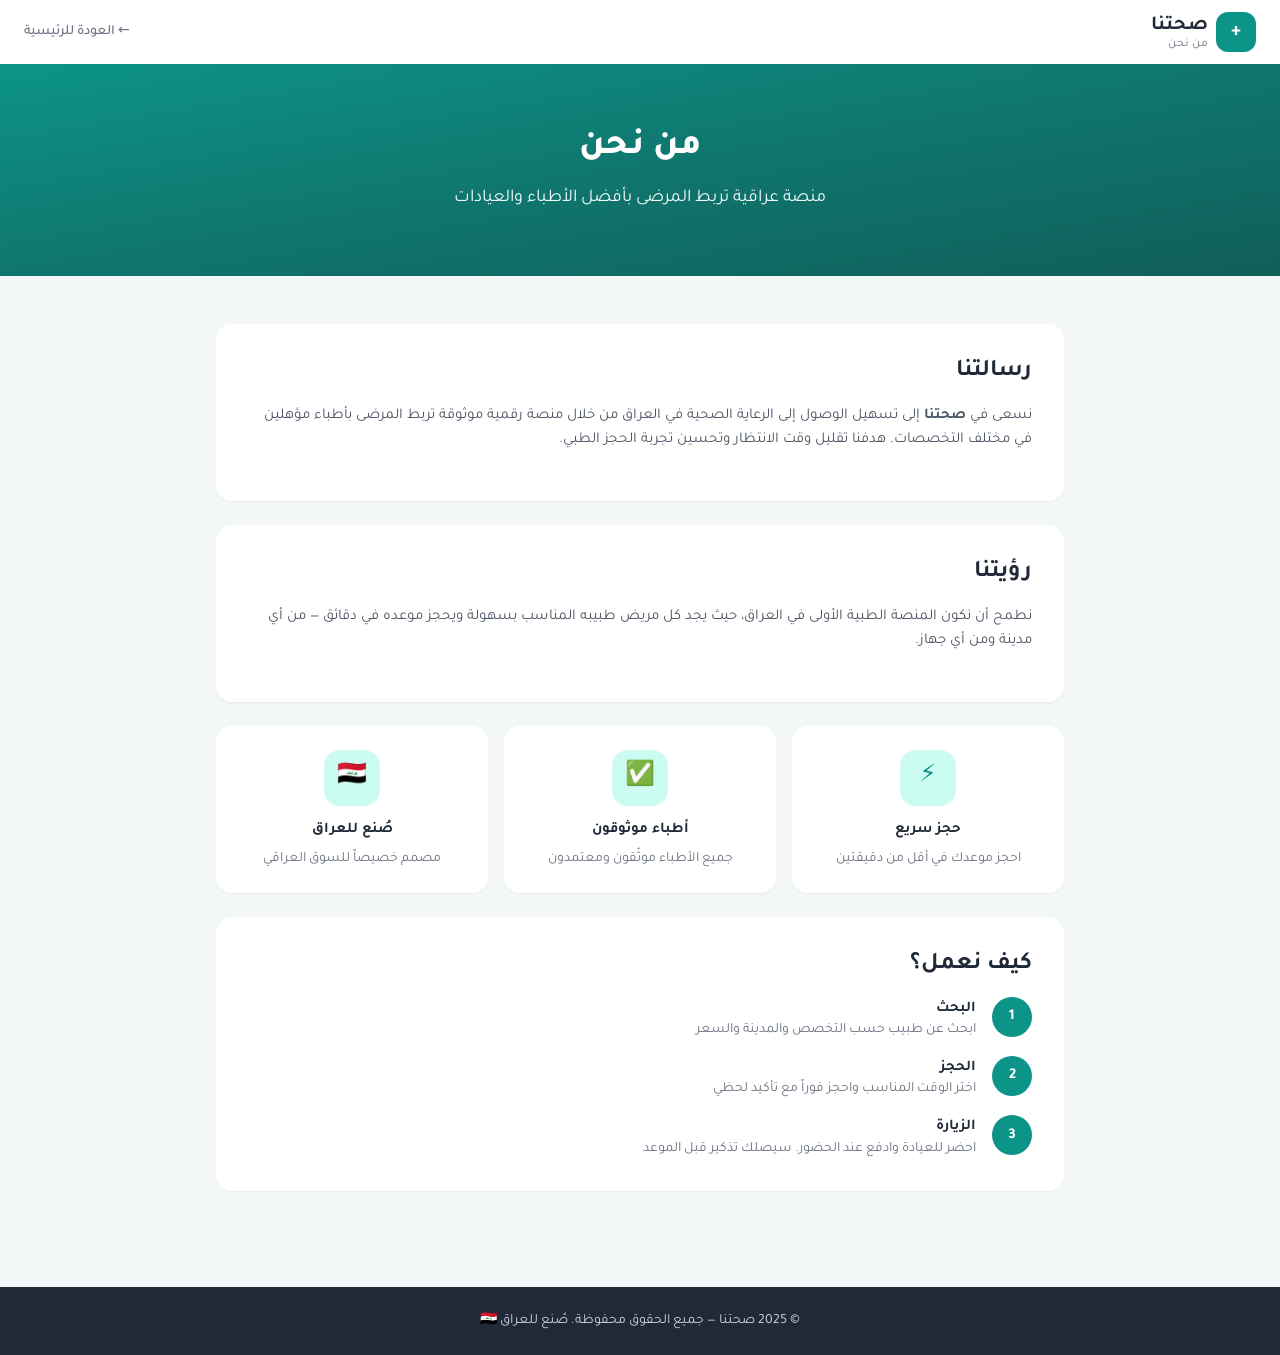
<file: about.html>
﻿<!DOCTYPE html>
<html lang="ar" dir="rtl">
<head>
  <meta charset="UTF-8" />
  <meta name="viewport" content="width=device-width, initial-scale=1.0" />
  <title>صحتنا - من نحن</title>
  <meta name="description" content="تعرف على منصة صحتنا، رسالتنا ورؤيتنا في تحسين الرعاية الصحية في العراق" />
  <link rel="stylesheet" href="css/tailwind.generated.css" />
  <link rel="preconnect" href="https://fonts.googleapis.com" />
  <link rel="preconnect" href="https://fonts.gstatic.com" crossorigin />
  <link href="https://fonts.googleapis.com/css2?family=Tajawal:wght@400;500;600;700;800;900&display=swap" rel="stylesheet" />
  <link rel="stylesheet" href="css/mobile.css" />
  <link rel="stylesheet" href="css/styles.css" />
  <link rel="icon" href="data:image/svg+xml,%3Csvg xmlns='http://www.w3.org/2000/svg' viewBox='0 0 100 100'%3E%3Crect width='100' height='100' rx='20' fill='%230d9488'/%3E%3Ctext x='50' y='68' font-size='60' text-anchor='middle' fill='white' font-family='Arial'%3E+%3C/text%3E%3C/svg%3E" />
  <link rel="manifest" href="manifest.json" />
  <meta name="theme-color" content="#0d9488" />
</head>
<body class="min-h-screen">

  <header class="bg-white shadow-sm sticky top-0 z-40">
    <div class="max-w-7xl mx-auto px-4 sm:px-6">
      <div class="flex items-center justify-between h-16">
        <a href="index.html" class="flex items-center gap-2">
          <div class="w-10 h-10 bg-primary rounded-xl flex items-center justify-center text-white text-xl font-bold">+</div>
          <div><h1 class="text-xl font-bold text-gray-800">صحتنا</h1><p class="text-xs text-gray-500 -mt-1">من نحن</p></div>
        </a>
        <a href="index.html" class="text-sm text-gray-500 hover:text-primary font-medium">← العودة للرئيسية</a>
      </div>
    </div>
  </header>

  <section class="bg-gradient-to-br from-primary via-primary-dark to-teal-800 text-white py-16">
    <div class="max-w-4xl mx-auto px-4 sm:px-6 text-center">
      <h1 class="text-3xl md:text-4xl font-extrabold mb-4">من نحن</h1>
      <p class="text-lg text-teal-50">منصة عراقية تربط المرضى بأفضل الأطباء والعيادات</p>
    </div>
  </section>

  <section class="max-w-4xl mx-auto px-4 sm:px-6 py-12">
    <div class="bg-white rounded-2xl shadow-sm p-8 mb-6">
      <h2 class="text-2xl font-bold text-gray-800 mb-4">رسالتنا</h2>
      <p class="text-gray-600 leading-relaxed mb-4">نسعى في <strong>صحتنا</strong> إلى تسهيل الوصول إلى الرعاية الصحية في العراق من خلال منصة رقمية موثوقة تربط المرضى بأطباء مؤهلين في مختلف التخصصات. هدفنا تقليل وقت الانتظار وتحسين تجربة الحجز الطبي.</p>
    </div>

    <div class="bg-white rounded-2xl shadow-sm p-8 mb-6">
      <h2 class="text-2xl font-bold text-gray-800 mb-4">رؤيتنا</h2>
      <p class="text-gray-600 leading-relaxed mb-4">نطمح أن نكون المنصة الطبية الأولى في العراق، حيث يجد كل مريض طبيبه المناسب بسهولة ويحجز موعده في دقائق — من أي مدينة ومن أي جهاز.</p>
    </div>

    <div class="grid md:grid-cols-3 gap-4 mb-6">
      <div class="bg-white rounded-2xl shadow-sm p-6 text-center">
        <div class="w-14 h-14 bg-primary-lighter text-primary rounded-2xl flex items-center justify-center text-2xl mx-auto mb-3">⚡</div>
        <h3 class="font-bold text-gray-800 mb-2">حجز سريع</h3>
        <p class="text-sm text-gray-500">احجز موعدك في أقل من دقيقتين</p>
      </div>
      <div class="bg-white rounded-2xl shadow-sm p-6 text-center">
        <div class="w-14 h-14 bg-primary-lighter text-primary rounded-2xl flex items-center justify-center text-2xl mx-auto mb-3">✅</div>
        <h3 class="font-bold text-gray-800 mb-2">أطباء موثوقون</h3>
        <p class="text-sm text-gray-500">جميع الأطباء موثّقون ومعتمدون</p>
      </div>
      <div class="bg-white rounded-2xl shadow-sm p-6 text-center">
        <div class="w-14 h-14 bg-primary-lighter text-primary rounded-2xl flex items-center justify-center text-2xl mx-auto mb-3">🇮🇶</div>
        <h3 class="font-bold text-gray-800 mb-2">صُنع للعراق</h3>
        <p class="text-sm text-gray-500">مصمم خصيصاً للسوق العراقي</p>
      </div>
    </div>

    <div class="bg-white rounded-2xl shadow-sm p-8">
      <h2 class="text-2xl font-bold text-gray-800 mb-4">كيف نعمل؟</h2>
      <div class="space-y-4">
        <div class="flex gap-4">
          <div class="w-10 h-10 bg-primary text-white rounded-full flex items-center justify-center font-bold flex-shrink-0">1</div>
          <div><h4 class="font-bold text-gray-800">البحث</h4><p class="text-sm text-gray-500">ابحث عن طبيب حسب التخصص والمدينة والسعر</p></div>
        </div>
        <div class="flex gap-4">
          <div class="w-10 h-10 bg-primary text-white rounded-full flex items-center justify-center font-bold flex-shrink-0">2</div>
          <div><h4 class="font-bold text-gray-800">الحجز</h4><p class="text-sm text-gray-500">اختر الوقت المناسب واحجز فوراً مع تأكيد لحظي</p></div>
        </div>
        <div class="flex gap-4">
          <div class="w-10 h-10 bg-primary text-white rounded-full flex items-center justify-center font-bold flex-shrink-0">3</div>
          <div><h4 class="font-bold text-gray-800">الزيارة</h4><p class="text-sm text-gray-500">احضر للعيادة وادفع عند الحضور. سيصلك تذكير قبل الموعد</p></div>
        </div>
      </div>
    </div>
  </section>

  <footer class="bg-gray-800 text-gray-300 py-6 mt-12">
    <div class="max-w-7xl mx-auto px-4 text-center text-sm">
      © 2025 صحتنا — جميع الحقوق محفوظة. صُنع للعراق 🇮🇶
    </div>
  </footer>

  <script>if ('serviceWorker' in navigator) { navigator.serviceWorker.register('sw.js').catch(() => {}); }</script>
</body>
</html>
</file>
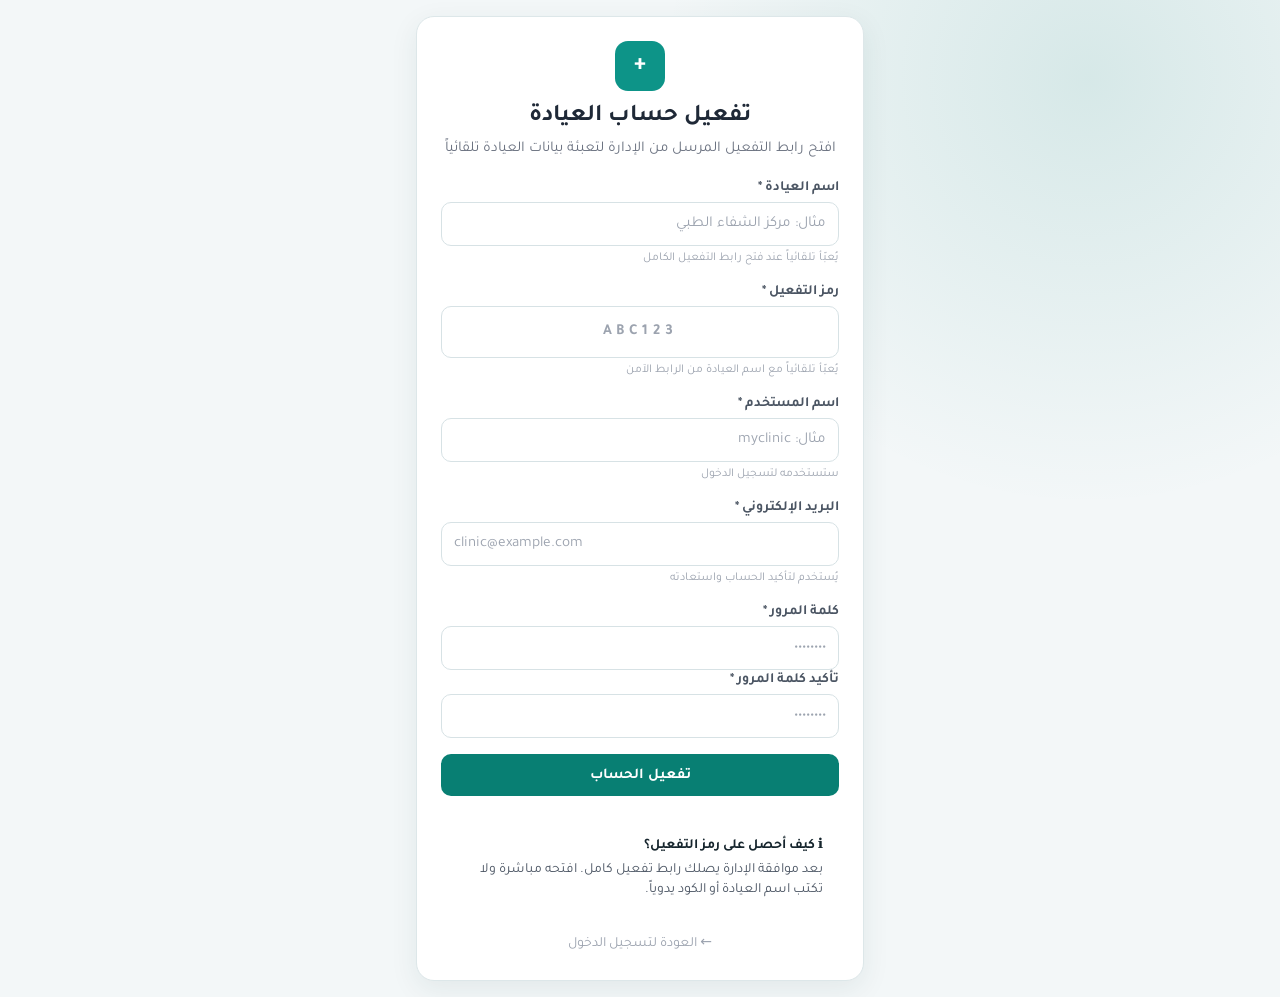
<file: activate.html>
<!DOCTYPE html>
<html lang="ar" dir="rtl">
<head>
  <meta charset="UTF-8" />
  <meta name="viewport" content="width=device-width, initial-scale=1.0" />
  <title>صحتنا - تفعيل حساب العيادة</title>
  <link rel="stylesheet" href="css/tailwind.generated.css" />
  <link rel="preconnect" href="https://fonts.googleapis.com" />
  <link rel="preconnect" href="https://fonts.gstatic.com" crossorigin />
  <link href="https://fonts.googleapis.com/css2?family=Tajawal:wght@400;500;600;700;800;900&display=swap" rel="stylesheet" />

  <link rel="stylesheet" href="css/mobile.css" />
  <link rel="stylesheet" href="css/styles.css" />
  <link rel="icon" href="data:image/svg+xml,%3Csvg xmlns='http://www.w3.org/2000/svg' viewBox='0 0 100 100'%3E%3Crect width='100' height='100' rx='20' fill='%230d9488'/%3E%3Ctext x='50' y='68' font-size='60' text-anchor='middle' fill='white' font-family='Arial'%3E+%3C/text%3E%3C/svg%3E" />

  <link rel="manifest" href="manifest.json" />
  <meta name="theme-color" content="#0d9488" />
  <meta name="apple-mobile-web-app-capable" content="yes" />
  <meta name="apple-mobile-web-app-title" content="صحتنا" />
</head>
<body class="bg-gray-50 min-h-screen auth-page activation-page">

  <div class="auth-shell min-h-screen flex items-center justify-center p-4">
    <div class="auth-card auth-card--activation bg-white rounded-2xl shadow-xl p-8 max-w-md w-full">
      <div class="auth-header text-center mb-6">
        <div class="auth-icon w-16 h-16 bg-primary rounded-2xl flex items-center justify-center text-white text-3xl font-bold mx-auto mb-3">+</div>
        <h1 class="text-2xl font-bold text-gray-800">تفعيل حساب العيادة</h1>
        <p class="text-gray-500 mt-1">افتح رابط التفعيل المرسل من الإدارة لتعبئة بيانات العيادة تلقائياً</p>
      </div>

      <form onsubmit="handleActivate(event)" class="auth-form space-y-4">
        <div>
          <label class="block text-sm font-semibold text-gray-600 mb-1">اسم العيادة <span class="text-danger">*</span></label>
          <input type="text" id="activateClinicName" required autocomplete="organization" placeholder="مثال: مركز الشفاء الطبي" class="form-input" />
          <p class="text-xs text-gray-400 mt-1">يُعبّأ تلقائياً عند فتح رابط التفعيل الكامل</p>
        </div>
        <div>
          <label class="block text-sm font-semibold text-gray-600 mb-1">رمز التفعيل <span class="text-danger">*</span></label>
          <input type="text" id="activateCode" required autocomplete="one-time-code" placeholder="ABC123" maxlength="6" class="form-input text-center text-2xl tracking-widest font-bold uppercase" style="letter-spacing: 0.3em;" />
          <p class="text-xs text-gray-400 mt-1">يُعبّأ تلقائياً مع اسم العيادة من الرابط الآمن</p>
        </div>
        <div>
          <label class="block text-sm font-semibold text-gray-600 mb-1">اسم المستخدم <span class="text-danger">*</span></label>
          <input type="text" id="activateUsername" required autocomplete="username" placeholder="مثال: myclinic" class="form-input" />
          <p class="text-xs text-gray-400 mt-1">ستستخدمه لتسجيل الدخول</p>
        </div>
        <div>
          <label class="block text-sm font-semibold text-gray-600 mb-1">البريد الإلكتروني <span class="text-danger">*</span></label>
          <input type="email" id="activateEmail" required autocomplete="email" placeholder="clinic@example.com" class="form-input" dir="ltr" />
          <p class="text-xs text-gray-400 mt-1">يُستخدم لتأكيد الحساب واستعادته</p>
        </div>
        <div class="activation-password-grid">
          <div>
            <label class="block text-sm font-semibold text-gray-600 mb-1">كلمة المرور <span class="text-danger">*</span></label>
            <input type="password" id="activatePassword" required minlength="8" autocomplete="new-password" placeholder="••••••••" class="form-input" />
          </div>
          <div>
            <label class="block text-sm font-semibold text-gray-600 mb-1">تأكيد كلمة المرور <span class="text-danger">*</span></label>
            <input type="password" id="activatePasswordConfirm" required minlength="8" autocomplete="new-password" placeholder="••••••••" class="form-input" />
          </div>
        </div>
        <button type="submit" id="activateBtn" class="btn-primary w-full">تفعيل الحساب</button>
      </form>

      <div class="auth-help mt-6 bg-info-light rounded-xl p-4 text-sm">
        <p class="font-semibold text-info mb-1">ℹ️ كيف أحصل على رمز التفعيل؟</p>
        <p class="text-gray-600">بعد موافقة الإدارة يصلك رابط تفعيل كامل. افتحه مباشرة ولا تكتب اسم العيادة أو الكود يدوياً.</p>
      </div>

      <div class="mt-4 text-center">
        <a href="clinic.html" class="text-sm text-gray-400 hover:text-primary">← العودة لتسجيل الدخول</a>
      </div>
    </div>
  </div>

  <div id="toastContainer"></div>

  <script src="js/runtime-config.js"></script>
  <script src="js/supabase-config.js"></script>
  <script src="js/data.js"></script>
  <script src="js/activate.js"></script>

  <script>
    if ('serviceWorker' in navigator) {
      navigator.serviceWorker.register('sw.js').catch(() => {});
    }
  </script>
</body>
</html>
</file>
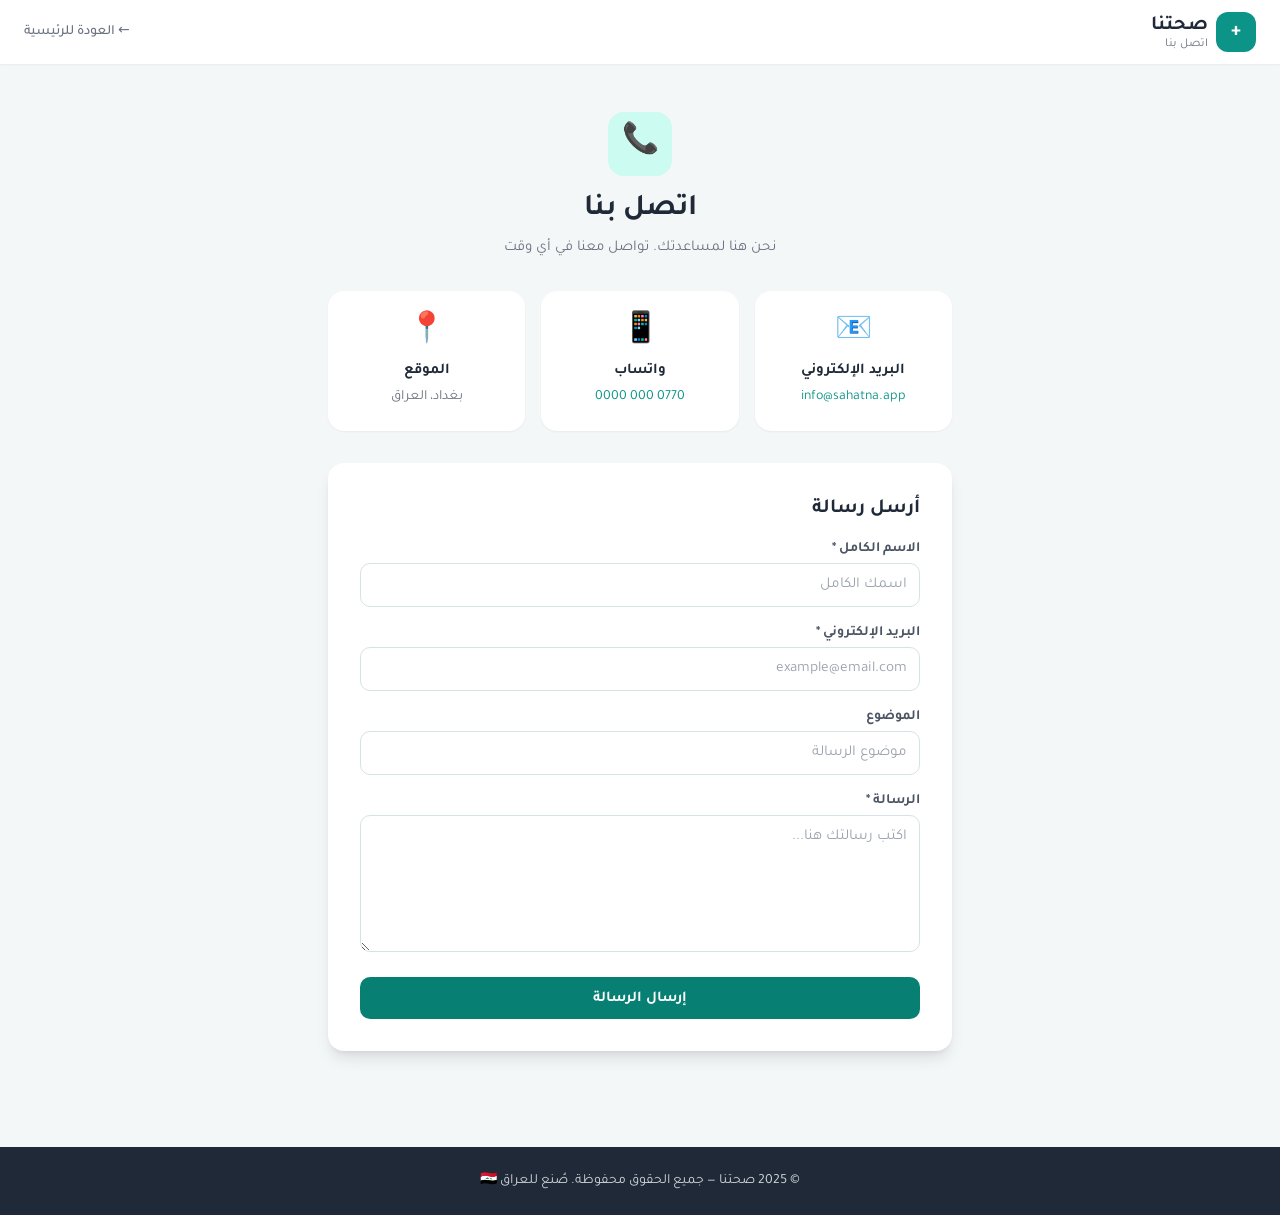
<file: contact.html>
﻿<!DOCTYPE html>
<html lang="ar" dir="rtl">
<head>
  <meta charset="UTF-8" />
  <meta name="viewport" content="width=device-width, initial-scale=1.0" />
  <title>صحتنا - اتصل بنا</title>
  <meta name="description" content="تواصل مع فريق صحتنا لأي استفسار أو اقتراح" />
  <link rel="stylesheet" href="css/tailwind.generated.css" />
  <link rel="preconnect" href="https://fonts.googleapis.com" />
  <link rel="preconnect" href="https://fonts.gstatic.com" crossorigin />
  <link href="https://fonts.googleapis.com/css2?family=Tajawal:wght@400;500;600;700;800;900&display=swap" rel="stylesheet" />
  <link rel="stylesheet" href="css/mobile.css" />
  <link rel="stylesheet" href="css/styles.css" />
  <link rel="icon" href="data:image/svg+xml,%3Csvg xmlns='http://www.w3.org/2000/svg' viewBox='0 0 100 100'%3E%3Crect width='100' height='100' rx='20' fill='%230d9488'/%3E%3Ctext x='50' y='68' font-size='60' text-anchor='middle' fill='white' font-family='Arial'%3E+%3C/text%3E%3C/svg%3E" />
  <link rel="manifest" href="manifest.json" />
  <meta name="theme-color" content="#0d9488" />
</head>
<body class="min-h-screen">

  <header class="bg-white shadow-sm sticky top-0 z-40">
    <div class="max-w-7xl mx-auto px-4 sm:px-6">
      <div class="flex items-center justify-between h-16">
        <a href="index.html" class="flex items-center gap-2">
          <div class="w-10 h-10 bg-primary rounded-xl flex items-center justify-center text-white text-xl font-bold">+</div>
          <div><h1 class="text-xl font-bold text-gray-800">صحتنا</h1><p class="text-xs text-gray-500 -mt-1">اتصل بنا</p></div>
        </a>
        <a href="index.html" class="text-sm text-gray-500 hover:text-primary font-medium">← العودة للرئيسية</a>
      </div>
    </div>
  </header>

  <section class="max-w-2xl mx-auto px-4 sm:px-6 py-12">
    <div class="text-center mb-8">
      <div class="w-16 h-16 bg-primary-lighter text-primary rounded-2xl flex items-center justify-center text-3xl mx-auto mb-4">📞</div>
      <h1 class="text-3xl font-bold text-gray-800 mb-2">اتصل بنا</h1>
      <p class="text-gray-500">نحن هنا لمساعدتك. تواصل معنا في أي وقت</p>
    </div>

    <div class="grid md:grid-cols-3 gap-4 mb-8">
      <div class="bg-white rounded-2xl shadow-sm p-6 text-center">
        <div class="text-3xl mb-2">📧</div>
        <h3 class="font-bold text-gray-800 mb-1">البريد الإلكتروني</h3>
        <p class="text-sm text-primary">info@sahatna.app</p>
      </div>
      <div class="bg-white rounded-2xl shadow-sm p-6 text-center">
        <div class="text-3xl mb-2">📱</div>
        <h3 class="font-bold text-gray-800 mb-1">واتساب</h3>
        <p class="text-sm text-primary">0770 000 0000</p>
      </div>
      <div class="bg-white rounded-2xl shadow-sm p-6 text-center">
        <div class="text-3xl mb-2">📍</div>
        <h3 class="font-bold text-gray-800 mb-1">الموقع</h3>
        <p class="text-sm text-gray-500">بغداد، العراق</p>
      </div>
    </div>

    <div class="bg-white rounded-2xl shadow-lg p-8">
      <h2 class="text-xl font-bold text-gray-800 mb-4">أرسل رسالة</h2>
      <form onsubmit="event.preventDefault(); showToast('تم إرسال رسالتك بنجاح! سنرد عليك قريباً.', 'success'); this.reset();" class="space-y-4">
        <div>
          <label class="block text-sm font-semibold text-gray-600 mb-1">الاسم الكامل *</label>
          <input type="text" required placeholder="اسمك الكامل" class="form-input" />
        </div>
        <div>
          <label class="block text-sm font-semibold text-gray-600 mb-1">البريد الإلكتروني *</label>
          <input type="email" required placeholder="example@email.com" class="form-input" />
        </div>
        <div>
          <label class="block text-sm font-semibold text-gray-600 mb-1">الموضوع</label>
          <input type="text" placeholder="موضوع الرسالة" class="form-input" />
        </div>
        <div>
          <label class="block text-sm font-semibold text-gray-600 mb-1">الرسالة *</label>
          <textarea required rows="5" placeholder="اكتب رسالتك هنا..." class="form-input"></textarea>
        </div>
        <button type="submit" class="btn-primary w-full">إرسال الرسالة</button>
      </form>
    </div>
  </section>

  <footer class="bg-gray-800 text-gray-300 py-6 mt-12">
    <div class="max-w-7xl mx-auto px-4 text-center text-sm">
      © 2025 صحتنا — جميع الحقوق محفوظة. صُنع للعراق 🇮🇶
    </div>
  </footer>

  <div id="toastContainer"></div>
  <script>
    function showToast(msg, type) {
      var t = document.createElement('div');
      t.className = 'toast toast-' + (type || 'success');
      t.textContent = msg;
      document.getElementById('toastContainer').appendChild(t);
      setTimeout(function() { t.style.opacity = '0'; setTimeout(function() { t.remove(); }, 300); }, 3000);
    }
    if ('serviceWorker' in navigator) { navigator.serviceWorker.register('sw.js').catch(function() {}); }
  </script>
</body>
</html>
</file>
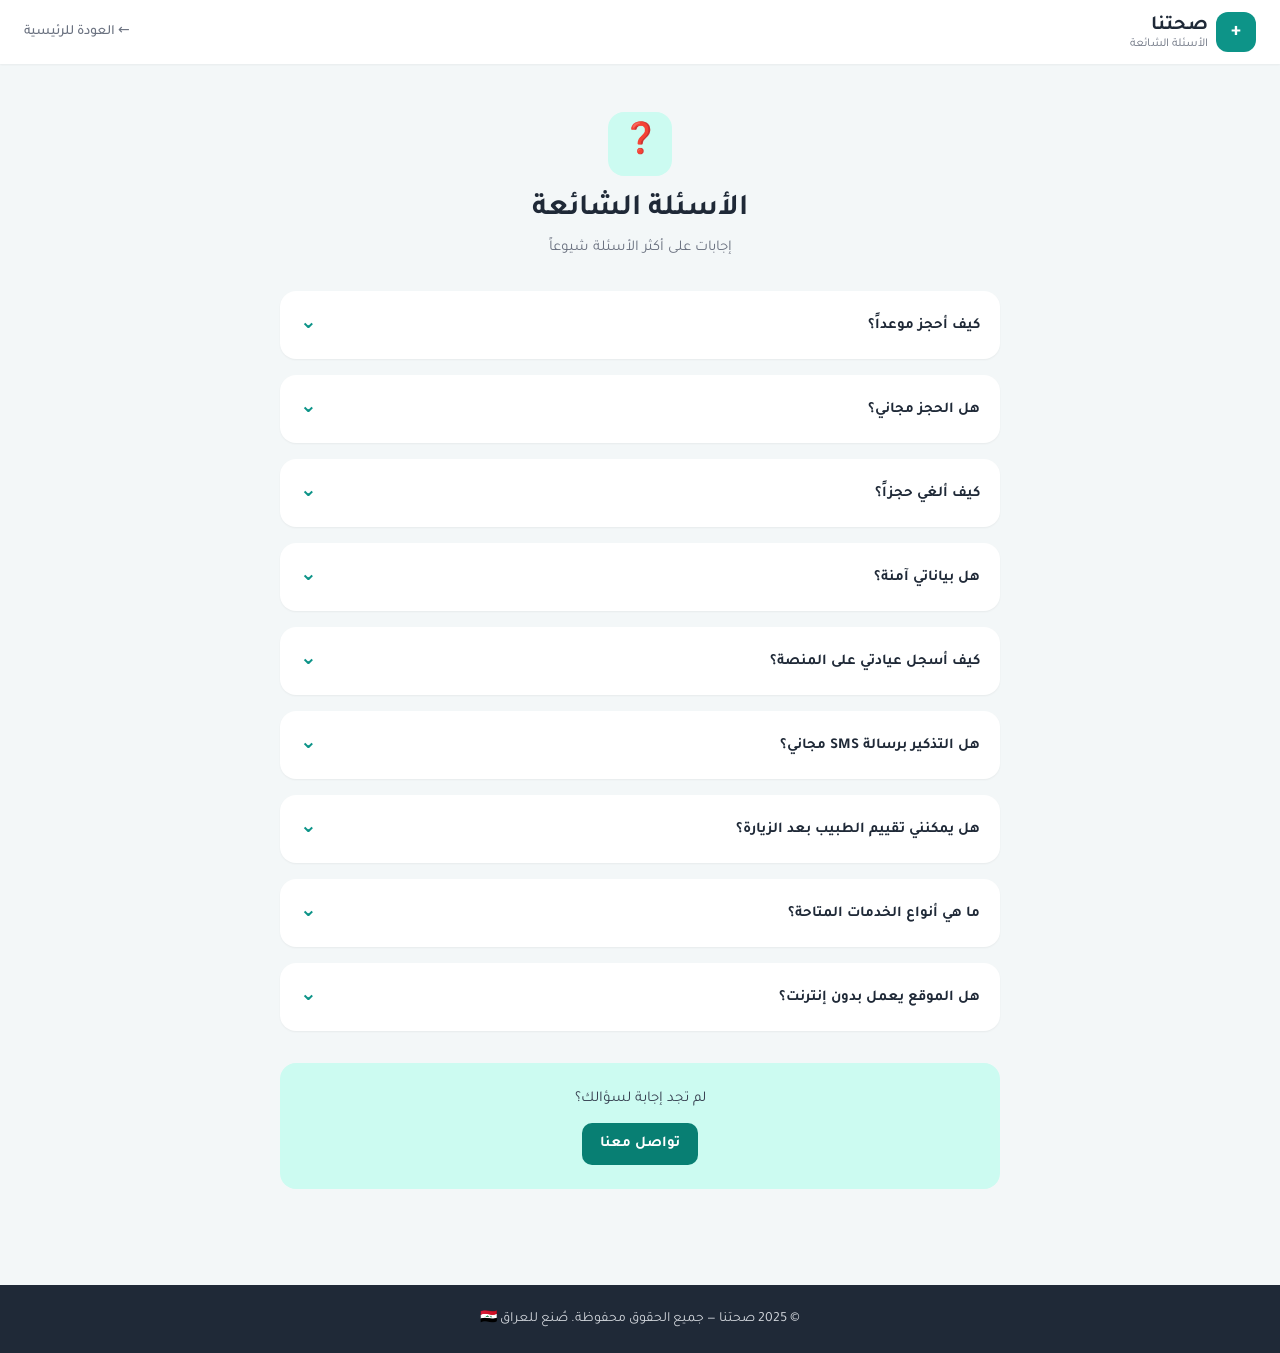
<file: faq.html>
﻿<!DOCTYPE html>
<html lang="ar" dir="rtl">
<head>
  <meta charset="UTF-8" />
  <meta name="viewport" content="width=device-width, initial-scale=1.0" />
  <title>صحتنا - الأسئلة الشائعة</title>
  <meta name="description" content="إجابات على أكثر الأسئلة شيوعاً حول منصة صحتنا" />
  <link rel="stylesheet" href="css/tailwind.generated.css" />
  <link rel="preconnect" href="https://fonts.googleapis.com" />
  <link rel="preconnect" href="https://fonts.gstatic.com" crossorigin />
  <link href="https://fonts.googleapis.com/css2?family=Tajawal:wght@400;500;600;700;800;900&display=swap" rel="stylesheet" />
  <link rel="stylesheet" href="css/mobile.css" />
  <link rel="stylesheet" href="css/styles.css" />
  <link rel="icon" href="data:image/svg+xml,%3Csvg xmlns='http://www.w3.org/2000/svg' viewBox='0 0 100 100'%3E%3Crect width='100' height='100' rx='20' fill='%230d9488'/%3E%3Ctext x='50' y='68' font-size='60' text-anchor='middle' fill='white' font-family='Arial'%3E+%3C/text%3E%3C/svg%3E" />
  <link rel="manifest" href="manifest.json" />
  <meta name="theme-color" content="#0d9488" />
</head>
<body class="min-h-screen">

  <header class="bg-white shadow-sm sticky top-0 z-40">
    <div class="max-w-7xl mx-auto px-4 sm:px-6">
      <div class="flex items-center justify-between h-16">
        <a href="index.html" class="flex items-center gap-2">
          <div class="w-10 h-10 bg-primary rounded-xl flex items-center justify-center text-white text-xl font-bold">+</div>
          <div><h1 class="text-xl font-bold text-gray-800">صحتنا</h1><p class="text-xs text-gray-500 -mt-1">الأسئلة الشائعة</p></div>
        </a>
        <a href="index.html" class="text-sm text-gray-500 hover:text-primary font-medium">← العودة للرئيسية</a>
      </div>
    </div>
  </header>

  <section class="max-w-3xl mx-auto px-4 sm:px-6 py-12">
    <div class="text-center mb-8">
      <div class="w-16 h-16 bg-primary-lighter text-primary rounded-2xl flex items-center justify-center text-3xl mx-auto mb-4">❓</div>
      <h1 class="text-3xl font-bold text-gray-800 mb-2">الأسئلة الشائعة</h1>
      <p class="text-gray-500">إجابات على أكثر الأسئلة شيوعاً</p>
    </div>

    <div class="space-y-4">
      <details class="bg-white rounded-2xl shadow-sm p-5 group">
        <summary class="font-bold text-gray-800 cursor-pointer flex items-center justify-between">كيف أحجز موعداً؟ <span class="text-primary text-xl group-open:rotate-180 transition">⌄</span></summary>
        <p class="text-gray-600 text-sm mt-3 leading-relaxed">ابحث عن طبيب حسب التخصص أو المدينة، اختر اليوم والوقت المناسب، أدخل بياناتك، وسيتم تأكيد الحجز فوراً. ستظهر كل حجوزاتك في صفحة "حجوزاتي".</p>
      </details>

      <details class="bg-white rounded-2xl shadow-sm p-5 group">
        <summary class="font-bold text-gray-800 cursor-pointer flex items-center justify-between">هل الحجز مجاني؟ <span class="text-primary text-xl group-open:rotate-180 transition">⌄</span></summary>
        <p class="text-gray-600 text-sm mt-3 leading-relaxed">نعم، الحجز عبر المنصة مجاني تماماً. تدفع أجرة الكشف عند الحضور للعيادة.</p>
      </details>

      <details class="bg-white rounded-2xl shadow-sm p-5 group">
        <summary class="font-bold text-gray-800 cursor-pointer flex items-center justify-between">كيف ألغي حجزاً؟ <span class="text-primary text-xl group-open:rotate-180 transition">⌄</span></summary>
        <p class="text-gray-600 text-sm mt-3 leading-relaxed">ادخل إلى صفحة "حجوزاتي" برقم هاتفك، اختر الحجز الذي تريد إلغاءه واضغط "إلغاء الحجز". يفضل الإلغاء قبل الموعد بـ 24 ساعة على الأقل.</p>
      </details>

      <details class="bg-white rounded-2xl shadow-sm p-5 group">
        <summary class="font-bold text-gray-800 cursor-pointer flex items-center justify-between">هل بياناتي آمنة؟ <span class="text-primary text-xl group-open:rotate-180 transition">⌄</span></summary>
        <p class="text-gray-600 text-sm mt-3 leading-relaxed">نعم، نستخدم تقنيات تشفير حديثة لحماية بياناتك. لا نشارك معلوماتك مع أي طرف ثالث. اطلع على سياسة الخصوصية للتفاصيل.</p>
      </details>

      <details class="bg-white rounded-2xl shadow-sm p-5 group">
        <summary class="font-bold text-gray-800 cursor-pointer flex items-center justify-between">كيف أسجل عيادتي على المنصة؟ <span class="text-primary text-xl group-open:rotate-180 transition">⌄</span></summary>
        <p class="text-gray-600 text-sm mt-3 leading-relaxed">اضغط على "سجّل عيادتك معنا" في الصفحة الرئيسية، املأ النموذج، وسيقوم فريقنا بمراجعة طلبك والموافقة عليه خلال 48 ساعة.</p>
      </details>

      <details class="bg-white rounded-2xl shadow-sm p-5 group">
        <summary class="font-bold text-gray-800 cursor-pointer flex items-center justify-between">هل التذكير برسالة SMS مجاني؟ <span class="text-primary text-xl group-open:rotate-180 transition">⌄</span></summary>
        <p class="text-gray-600 text-sm mt-3 leading-relaxed">حالياً نرسل التذكيرات عبر واتساب مجاناً. نعمل على إضافة بوابة SMS عراقية قريباً.</p>
      </details>

      <details class="bg-white rounded-2xl shadow-sm p-5 group">
        <summary class="font-bold text-gray-800 cursor-pointer flex items-center justify-between">هل يمكنني تقييم الطبيب بعد الزيارة؟ <span class="text-primary text-xl group-open:rotate-180 transition">⌄</span></summary>
        <p class="text-gray-600 text-sm mt-3 leading-relaxed">نعم، بعد إكمال الزيارة، يمكنك تقييم الطبيب من صفحة "حجوزاتي" بنجوم وتعليق. التقييمات موثّقة ومرتبطة بحجز مكتمل فعلياً.</p>
      </details>

      <details class="bg-white rounded-2xl shadow-sm p-5 group">
        <summary class="font-bold text-gray-800 cursor-pointer flex items-center justify-between">ما هي أنواع الخدمات المتاحة؟ <span class="text-primary text-xl group-open:rotate-180 transition">⌄</span></summary>
        <p class="text-gray-600 text-sm mt-3 leading-relaxed">نوفر ثلاثة أنواع: زيارة عيادة (حضورية)، استشارة فيديو (أونلاين)، وزيارة منزلية (الطبيب يأتي إليك). ليس كل الأطباء يوفرون كل الخدمات.</p>
      </details>

      <details class="bg-white rounded-2xl shadow-sm p-5 group">
        <summary class="font-bold text-gray-800 cursor-pointer flex items-center justify-between">هل الموقع يعمل بدون إنترنت؟ <span class="text-primary text-xl group-open:rotate-180 transition">⌄</span></summary>
        <p class="text-gray-600 text-sm mt-3 leading-relaxed">نعم، الموقع يعمل كتطبيق ويب تقدمي (PWA). يمكنك تصفح الأطباء والتخصصات بدون إنترنت، لكن الحجز يتطلب اتصالاً.</p>
      </details>
    </div>

    <div class="bg-primary-lighter rounded-2xl p-6 text-center mt-8">
      <p class="text-gray-700 mb-3">لم تجد إجابة لسؤالك؟</p>
      <a href="contact.html" class="btn-primary inline-block">تواصل معنا</a>
    </div>
  </section>

  <footer class="bg-gray-800 text-gray-300 py-6 mt-12">
    <div class="max-w-7xl mx-auto px-4 text-center text-sm">
      © 2025 صحتنا — جميع الحقوق محفوظة. صُنع للعراق 🇮🇶
    </div>
  </footer>

  <script>if ('serviceWorker' in navigator) { navigator.serviceWorker.register('sw.js').catch(function() {}); }</script>
</body>
</html>
</file>
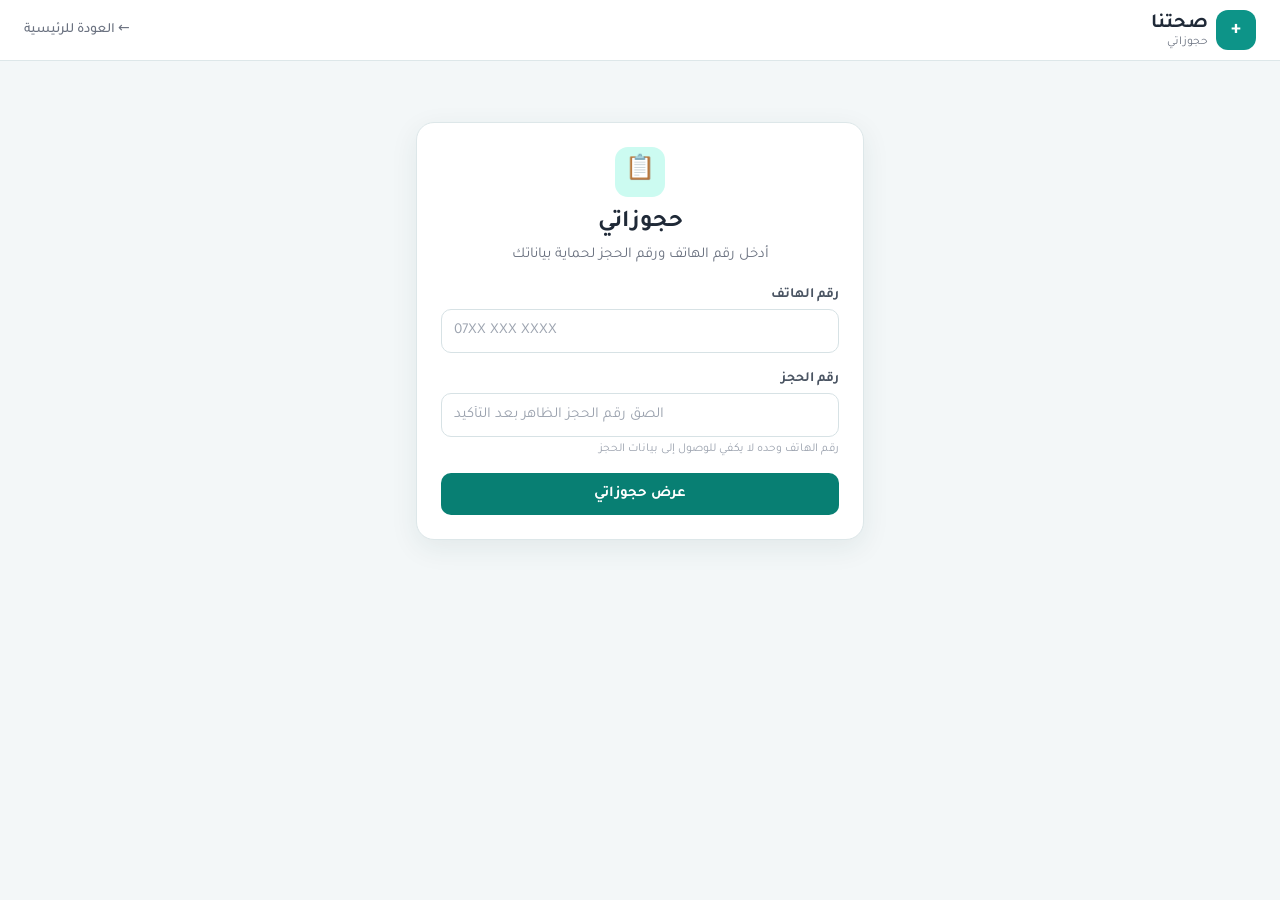
<file: my-bookings.html>
<!DOCTYPE html>
<html lang="ar" dir="rtl">
<head>
  <meta charset="UTF-8" />
  <meta name="viewport" content="width=device-width, initial-scale=1.0" />
  <title>صحتنا - حجوزاتي</title>
  <meta name="description" content="عرض وإدارة حجوزاتك الطبية" />
  <link rel="stylesheet" href="css/tailwind.generated.css" />
  <link rel="preconnect" href="https://fonts.googleapis.com" />
  <link rel="preconnect" href="https://fonts.gstatic.com" crossorigin />
  <link href="https://fonts.googleapis.com/css2?family=Tajawal:wght@400;500;600;700;800;900&display=swap" rel="stylesheet" />
  <link rel="stylesheet" href="css/mobile.css" />
  <link rel="stylesheet" href="css/styles.css" />
  <link rel="icon" href="data:image/svg+xml,%3Csvg xmlns='http://www.w3.org/2000/svg' viewBox='0 0 100 100'%3E%3Crect width='100' height='100' rx='20' fill='%230d9488'/%3E%3Ctext x='50' y='68' font-size='60' text-anchor='middle' fill='white' font-family='Arial'%3E+%3C/text%3E%3C/svg%3E" />
  <link rel="manifest" href="manifest.json" />
  <meta name="theme-color" content="#0d9488" />
</head>
<body class="min-h-screen bg-gray-50 portal-page bookings-portal">

  <header class="bg-white shadow-sm sticky top-0 z-40">
    <div class="max-w-7xl mx-auto px-4 sm:px-6">
      <div class="flex items-center justify-between h-16">
        <a href="index.html" class="flex items-center gap-2">
          <div class="w-10 h-10 bg-primary rounded-xl flex items-center justify-center text-white text-xl font-bold">+</div>
          <div><h1 class="text-xl font-bold text-gray-800">صحتنا</h1><p class="text-xs text-gray-500 -mt-1">حجوزاتي</p></div>
        </a>
        <a href="index.html" class="text-sm text-gray-500 hover:text-primary font-medium">← العودة للرئيسية</a>
      </div>
    </div>
  </header>

  <!-- ===== Login Section ===== -->
  <div id="loginSection" class="min-h-[60vh] flex items-center justify-center p-4">
    <div class="bg-white rounded-2xl shadow-xl p-8 max-w-md w-full">
      <div class="text-center mb-6">
        <div class="w-16 h-16 bg-primary-lighter text-primary rounded-2xl flex items-center justify-center text-3xl mx-auto mb-3">📋</div>
        <h2 class="text-2xl font-bold text-gray-800">حجوزاتي</h2>
        <p class="text-gray-500 mt-1">أدخل رقم الهاتف ورقم الحجز لحماية بياناتك</p>
      </div>
      <form onsubmit="handleLogin(event)" class="space-y-4">
        <div>
          <label class="block text-sm font-semibold text-gray-600 mb-1">رقم الهاتف</label>
          <input type="tel" id="loginPhone" required placeholder="07XX XXX XXXX" inputmode="numeric" class="form-input" />
        </div>
        <div>
          <label class="block text-sm font-semibold text-gray-600 mb-1">رقم الحجز</label>
          <input type="text" id="loginBookingId" required placeholder="الصق رقم الحجز الظاهر بعد التأكيد" class="form-input" dir="ltr" />
          <p class="text-xs text-gray-400 mt-1">رقم الهاتف وحده لا يكفي للوصول إلى بيانات الحجز</p>
        </div>
        <button type="submit" class="btn-primary w-full">عرض حجوزاتي</button>
      </form>
    </div>
  </div>

  <!-- ===== Bookings Section ===== -->
  <div id="bookingsSection" class="hidden max-w-4xl mx-auto px-4 sm:px-6 py-6">
    <!-- Phone display + logout -->
    <div class="flex items-center justify-between mb-6">
      <p id="phoneDisplay" class="text-sm font-semibold text-gray-600"></p>
      <button onclick="logout()" class="text-sm text-gray-400 hover:text-danger">خروج</button>
    </div>

    <!-- Stats -->
    <div class="grid grid-cols-3 gap-3 mb-6">
      <div class="stat-card text-center">
        <p class="text-2xl font-bold text-primary" id="statUpcoming">0</p>
        <p class="text-xs text-gray-400">قادمة</p>
      </div>
      <div class="stat-card text-center">
        <p class="text-2xl font-bold text-success" id="statCompleted">0</p>
        <p class="text-xs text-gray-400">مكتملة</p>
      </div>
      <div class="stat-card text-center">
        <p class="text-2xl font-bold text-danger" id="statCancelled">0</p>
        <p class="text-xs text-gray-400">ملغاة</p>
      </div>
    </div>

    <!-- Filter tabs -->
    <div class="flex gap-2 mb-4 overflow-x-auto scrollbar-hide">
      <button class="filter-tab active" data-filter="all" onclick="setFilter('all')">الكل</button>
      <button class="filter-tab" data-filter="upcoming" onclick="setFilter('upcoming')">قادمة</button>
      <button class="filter-tab" data-filter="completed" onclick="setFilter('completed')">مكتملة</button>
      <button class="filter-tab" data-filter="cancelled" onclick="setFilter('cancelled')">ملغاة</button>
    </div>

    <!-- Bookings list -->
    <div id="bookingsList" class="space-y-3"></div>
  </div>

  <!-- Review Modal -->
  <div id="reviewModal" class="hidden"></div>

  <!-- Toast Container -->
  <div id="toastContainer"></div>

  <!-- Scripts -->
  <script src="js/runtime-config.js"></script>
  <script src="js/supabase-config.js"></script>
  <script src="js/data.js"></script>
  <script src="js/my-bookings.js"></script>

  <script>if ('serviceWorker' in navigator) { navigator.serviceWorker.register('sw.js').catch(function() {}); }</script>
</body>
</html>
</file>
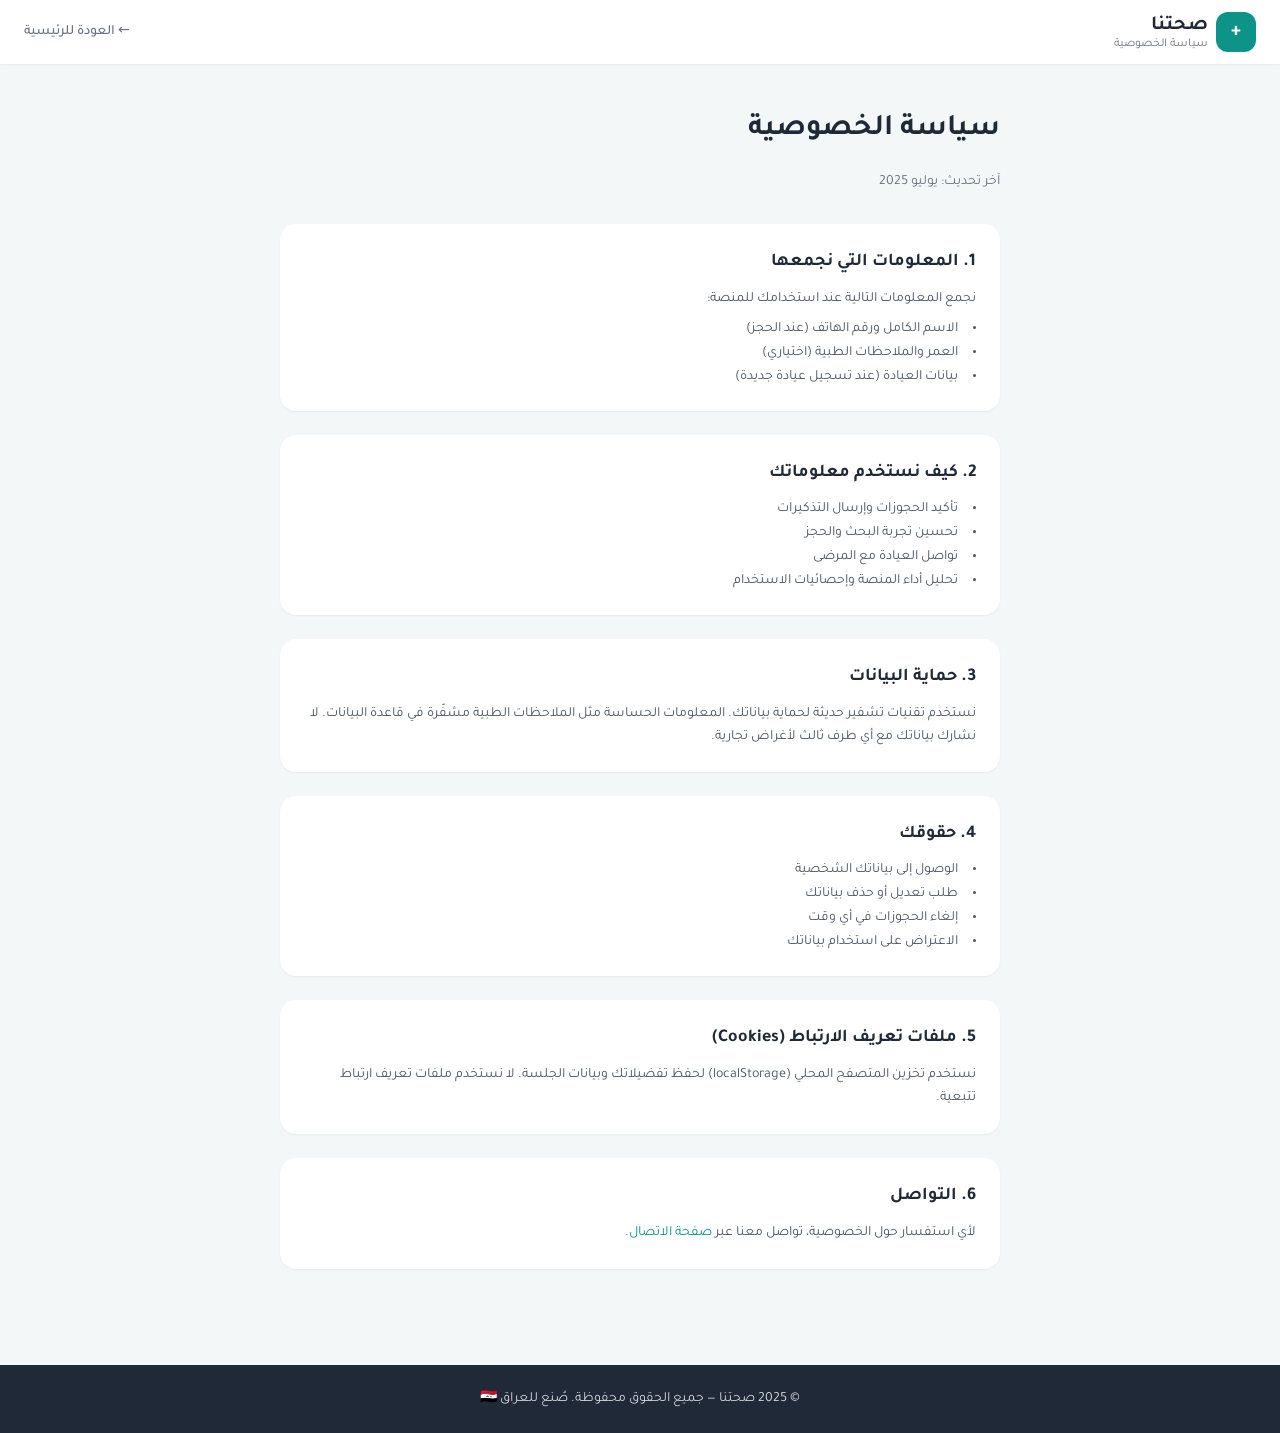
<file: privacy.html>
﻿<!DOCTYPE html>
<html lang="ar" dir="rtl">
<head>
  <meta charset="UTF-8" />
  <meta name="viewport" content="width=device-width, initial-scale=1.0" />
  <title>صحتنا - سياسة الخصوصية</title>
  <meta name="description" content="سياسة الخصوصية لمنصة صحتنا الطبية" />
  <link rel="stylesheet" href="css/tailwind.generated.css" />
  <link rel="preconnect" href="https://fonts.googleapis.com" />
  <link rel="preconnect" href="https://fonts.gstatic.com" crossorigin />
  <link href="https://fonts.googleapis.com/css2?family=Tajawal:wght@400;500;600;700;800;900&display=swap" rel="stylesheet" />
  <link rel="stylesheet" href="css/mobile.css" />
  <link rel="stylesheet" href="css/styles.css" />
  <link rel="icon" href="data:image/svg+xml,%3Csvg xmlns='http://www.w3.org/2000/svg' viewBox='0 0 100 100'%3E%3Crect width='100' height='100' rx='20' fill='%230d9488'/%3E%3Ctext x='50' y='68' font-size='60' text-anchor='middle' fill='white' font-family='Arial'%3E+%3C/text%3E%3C/svg%3E" />
  <link rel="manifest" href="manifest.json" />
  <meta name="theme-color" content="#0d9488" />
</head>
<body class="min-h-screen">

  <header class="bg-white shadow-sm sticky top-0 z-40">
    <div class="max-w-7xl mx-auto px-4 sm:px-6">
      <div class="flex items-center justify-between h-16">
        <a href="index.html" class="flex items-center gap-2">
          <div class="w-10 h-10 bg-primary rounded-xl flex items-center justify-center text-white text-xl font-bold">+</div>
          <div><h1 class="text-xl font-bold text-gray-800">صحتنا</h1><p class="text-xs text-gray-500 -mt-1">سياسة الخصوصية</p></div>
        </a>
        <a href="index.html" class="text-sm text-gray-500 hover:text-primary font-medium">← العودة للرئيسية</a>
      </div>
    </div>
  </header>

  <section class="max-w-3xl mx-auto px-4 sm:px-6 py-12">
    <h1 class="text-3xl font-bold text-gray-800 mb-6">سياسة الخصوصية</h1>
    <p class="text-gray-500 text-sm mb-8">آخر تحديث: يوليو 2025</p>

    <div class="space-y-6">
      <div class="bg-white rounded-2xl shadow-sm p-6">
        <h2 class="text-lg font-bold text-gray-800 mb-3">1. المعلومات التي نجمعها</h2>
        <p class="text-gray-600 text-sm leading-relaxed">نجمع المعلومات التالية عند استخدامك للمنصة:</p>
        <ul class="text-gray-600 text-sm mt-2 space-y-1 list-disc list-inside">
          <li>الاسم الكامل ورقم الهاتف (عند الحجز)</li>
          <li>العمر والملاحظات الطبية (اختياري)</li>
          <li>بيانات العيادة (عند تسجيل عيادة جديدة)</li>
        </ul>
      </div>

      <div class="bg-white rounded-2xl shadow-sm p-6">
        <h2 class="text-lg font-bold text-gray-800 mb-3">2. كيف نستخدم معلوماتك</h2>
        <ul class="text-gray-600 text-sm space-y-1 list-disc list-inside">
          <li>تأكيد الحجوزات وإرسال التذكيرات</li>
          <li>تحسين تجربة البحث والحجز</li>
          <li>تواصل العيادة مع المرضى</li>
          <li>تحليل أداء المنصة وإحصائيات الاستخدام</li>
        </ul>
      </div>

      <div class="bg-white rounded-2xl shadow-sm p-6">
        <h2 class="text-lg font-bold text-gray-800 mb-3">3. حماية البيانات</h2>
        <p class="text-gray-600 text-sm leading-relaxed">نستخدم تقنيات تشفير حديثة لحماية بياناتك. المعلومات الحساسة مثل الملاحظات الطبية مشفّرة في قاعدة البيانات. لا نشارك بياناتك مع أي طرف ثالث لأغراض تجارية.</p>
      </div>

      <div class="bg-white rounded-2xl shadow-sm p-6">
        <h2 class="text-lg font-bold text-gray-800 mb-3">4. حقوقك</h2>
        <ul class="text-gray-600 text-sm space-y-1 list-disc list-inside">
          <li>الوصول إلى بياناتك الشخصية</li>
          <li>طلب تعديل أو حذف بياناتك</li>
          <li>إلغاء الحجوزات في أي وقت</li>
          <li>الاعتراض على استخدام بياناتك</li>
        </ul>
      </div>

      <div class="bg-white rounded-2xl shadow-sm p-6">
        <h2 class="text-lg font-bold text-gray-800 mb-3">5. ملفات تعريف الارتباط (Cookies)</h2>
        <p class="text-gray-600 text-sm leading-relaxed">نستخدم تخزين المتصفح المحلي (localStorage) لحفظ تفضيلاتك وبيانات الجلسة. لا نستخدم ملفات تعريف ارتباط تتبعية.</p>
      </div>

      <div class="bg-white rounded-2xl shadow-sm p-6">
        <h2 class="text-lg font-bold text-gray-800 mb-3">6. التواصل</h2>
        <p class="text-gray-600 text-sm leading-relaxed">لأي استفسار حول الخصوصية، تواصل معنا عبر <a href="contact.html" class="text-primary hover:underline">صفحة الاتصال</a>.</p>
      </div>
    </div>
  </section>

  <footer class="bg-gray-800 text-gray-300 py-6 mt-12">
    <div class="max-w-7xl mx-auto px-4 text-center text-sm">
      © 2025 صحتنا — جميع الحقوق محفوظة. صُنع للعراق 🇮🇶
    </div>
  </footer>

  <script>if ('serviceWorker' in navigator) { navigator.serviceWorker.register('sw.js').catch(function() {}); }</script>
</body>
</html>
</file>
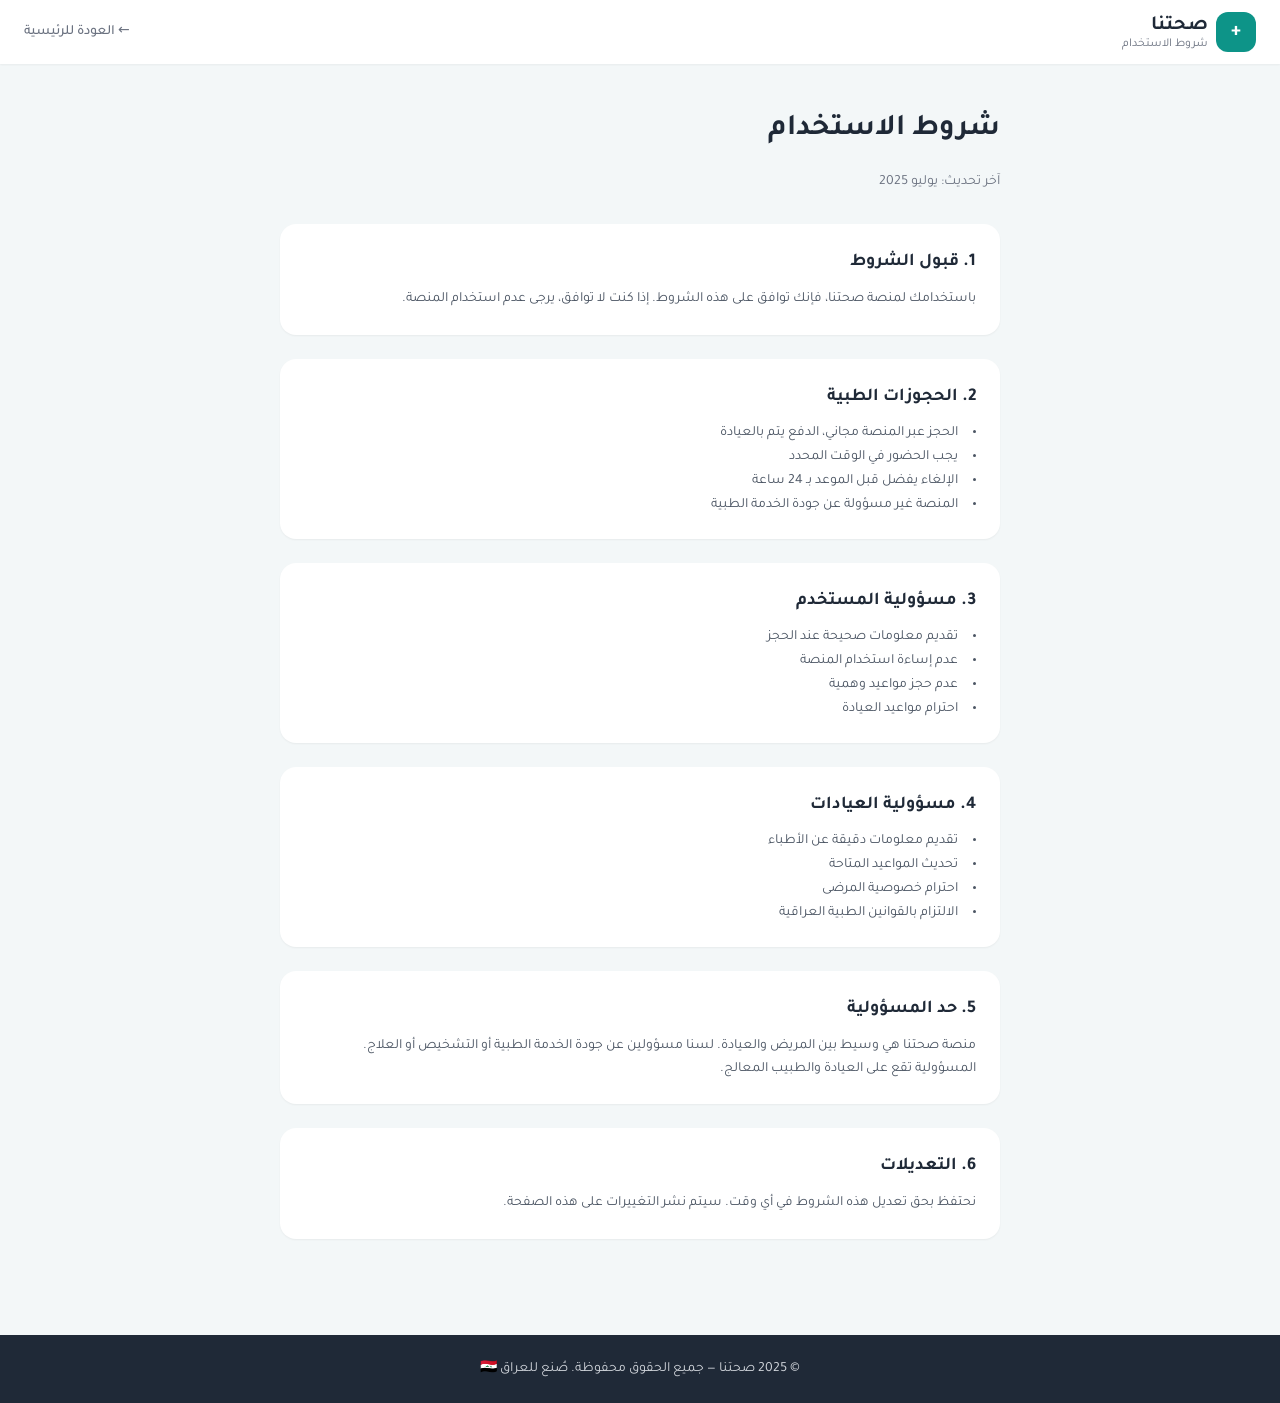
<file: terms.html>
﻿<!DOCTYPE html>
<html lang="ar" dir="rtl">
<head>
  <meta charset="UTF-8" />
  <meta name="viewport" content="width=device-width, initial-scale=1.0" />
  <title>صحتنا - شروط الاستخدام</title>
  <meta name="description" content="شروط استخدام منصة صحتنا الطبية" />
  <link rel="stylesheet" href="css/tailwind.generated.css" />
  <link rel="preconnect" href="https://fonts.googleapis.com" />
  <link rel="preconnect" href="https://fonts.gstatic.com" crossorigin />
  <link href="https://fonts.googleapis.com/css2?family=Tajawal:wght@400;500;600;700;800;900&display=swap" rel="stylesheet" />
  <link rel="stylesheet" href="css/mobile.css" />
  <link rel="stylesheet" href="css/styles.css" />
  <link rel="icon" href="data:image/svg+xml,%3Csvg xmlns='http://www.w3.org/2000/svg' viewBox='0 0 100 100'%3E%3Crect width='100' height='100' rx='20' fill='%230d9488'/%3E%3Ctext x='50' y='68' font-size='60' text-anchor='middle' fill='white' font-family='Arial'%3E+%3C/text%3E%3C/svg%3E" />
  <link rel="manifest" href="manifest.json" />
  <meta name="theme-color" content="#0d9488" />
</head>
<body class="min-h-screen">

  <header class="bg-white shadow-sm sticky top-0 z-40">
    <div class="max-w-7xl mx-auto px-4 sm:px-6">
      <div class="flex items-center justify-between h-16">
        <a href="index.html" class="flex items-center gap-2">
          <div class="w-10 h-10 bg-primary rounded-xl flex items-center justify-center text-white text-xl font-bold">+</div>
          <div><h1 class="text-xl font-bold text-gray-800">صحتنا</h1><p class="text-xs text-gray-500 -mt-1">شروط الاستخدام</p></div>
        </a>
        <a href="index.html" class="text-sm text-gray-500 hover:text-primary font-medium">← العودة للرئيسية</a>
      </div>
    </div>
  </header>

  <section class="max-w-3xl mx-auto px-4 sm:px-6 py-12">
    <h1 class="text-3xl font-bold text-gray-800 mb-6">شروط الاستخدام</h1>
    <p class="text-gray-500 text-sm mb-8">آخر تحديث: يوليو 2025</p>

    <div class="space-y-6">
      <div class="bg-white rounded-2xl shadow-sm p-6">
        <h2 class="text-lg font-bold text-gray-800 mb-3">1. قبول الشروط</h2>
        <p class="text-gray-600 text-sm leading-relaxed">باستخدامك لمنصة صحتنا، فإنك توافق على هذه الشروط. إذا كنت لا توافق، يرجى عدم استخدام المنصة.</p>
      </div>

      <div class="bg-white rounded-2xl shadow-sm p-6">
        <h2 class="text-lg font-bold text-gray-800 mb-3">2. الحجوزات الطبية</h2>
        <ul class="text-gray-600 text-sm space-y-1 list-disc list-inside">
          <li>الحجز عبر المنصة مجاني، الدفع يتم بالعيادة</li>
          <li>يجب الحضور في الوقت المحدد</li>
          <li>الإلغاء يفضل قبل الموعد بـ 24 ساعة</li>
          <li>المنصة غير مسؤولة عن جودة الخدمة الطبية</li>
        </ul>
      </div>

      <div class="bg-white rounded-2xl shadow-sm p-6">
        <h2 class="text-lg font-bold text-gray-800 mb-3">3. مسؤولية المستخدم</h2>
        <ul class="text-gray-600 text-sm space-y-1 list-disc list-inside">
          <li>تقديم معلومات صحيحة عند الحجز</li>
          <li>عدم إساءة استخدام المنصة</li>
          <li>عدم حجز مواعيد وهمية</li>
          <li>احترام مواعيد العيادة</li>
        </ul>
      </div>

      <div class="bg-white rounded-2xl shadow-sm p-6">
        <h2 class="text-lg font-bold text-gray-800 mb-3">4. مسؤولية العيادات</h2>
        <ul class="text-gray-600 text-sm space-y-1 list-disc list-inside">
          <li>تقديم معلومات دقيقة عن الأطباء</li>
          <li>تحديث المواعيد المتاحة</li>
          <li>احترام خصوصية المرضى</li>
          <li>الالتزام بالقوانين الطبية العراقية</li>
        </ul>
      </div>

      <div class="bg-white rounded-2xl shadow-sm p-6">
        <h2 class="text-lg font-bold text-gray-800 mb-3">5. حد المسؤولية</h2>
        <p class="text-gray-600 text-sm leading-relaxed">منصة صحتنا هي وسيط بين المريض والعيادة. لسنا مسؤولين عن جودة الخدمة الطبية أو التشخيص أو العلاج. المسؤولية تقع على العيادة والطبيب المعالج.</p>
      </div>

      <div class="bg-white rounded-2xl shadow-sm p-6">
        <h2 class="text-lg font-bold text-gray-800 mb-3">6. التعديلات</h2>
        <p class="text-gray-600 text-sm leading-relaxed">نحتفظ بحق تعديل هذه الشروط في أي وقت. سيتم نشر التغييرات على هذه الصفحة.</p>
      </div>
    </div>
  </section>

  <footer class="bg-gray-800 text-gray-300 py-6 mt-12">
    <div class="max-w-7xl mx-auto px-4 text-center text-sm">
      © 2025 صحتنا — جميع الحقوق محفوظة. صُنع للعراق 🇮🇶
    </div>
  </footer>

  <script>if ('serviceWorker' in navigator) { navigator.serviceWorker.register('sw.js').catch(function() {}); }</script>
</body>
</html>
</file>
<file: css/mobile.css>
/* Mobile layout safeguards for Sahatna. */
html,
body {
  width: 100%;
  max-width: 100%;
  overflow-x: hidden;
}

img,
svg,
video {
  max-width: 100%;
}

.tab-btn {
  flex: 0 0 auto;
  white-space: nowrap;
}

@media (max-width: 640px) {
  button,
  a.btn-primary,
  a.btn-secondary,
  a.btn-accent,
  .btn-primary,
  .btn-secondary,
  .btn-danger {
    min-height: 44px;
  }

  .form-input,
  input,
  select,
  textarea {
    font-size: 16px;
  }

  #loginScreen > div,
  #adminLoginScreen > div,
  #loginSection > div {
    padding: 1.25rem;
  }

  #specialtiesGrid {
    grid-template-columns: repeat(2, minmax(0, 1fr));
    gap: 0.75rem;
  }

  #calendarGrid {
    min-width: 620px;
  }

  #tab-calendar {
    overflow-x: auto;
    -webkit-overflow-scrolling: touch;
  }

  .cal-day {
    min-height: 76px;
    font-size: 0.75rem;
  }

  .stat-card,
  .doctor-card,
  .booking-item {
    min-width: 0;
    overflow-wrap: anywhere;
  }

  .modal-overlay {
    min-height: 100dvh;
  }

  .modal-content {
    max-height: calc(100dvh - 16px);
  }
}

@media (max-width: 380px) {
  header .h-16 > a p,
  header .h-16 > div p {
    display: none;
  }

  .hero-subtitle {
    font-size: 1rem;
  }
}


/* Compact authentication and dashboard layout on phones. */
@media (max-width: 640px) {
  .auth-shell {
    min-height: 100dvh;
    align-items: flex-start;
    padding: 12px 10px !important;
  }

  .auth-card {
    width: 100%;
    max-width: 420px;
    padding: 18px !important;
    border-radius: 18px !important;
    box-shadow: 0 10px 28px rgba(15, 118, 110, 0.12) !important;
  }

  .auth-header {
    margin-bottom: 14px !important;
  }

  .auth-icon {
    width: 50px !important;
    height: 50px !important;
    margin-bottom: 8px !important;
    border-radius: 14px !important;
    font-size: 1.5rem !important;
  }

  .auth-header h1 {
    font-size: 1.25rem !important;
    line-height: 1.45;
  }

  .auth-header p {
    margin-top: 2px !important;
    font-size: 0.82rem;
    line-height: 1.55;
  }

  .auth-form > :not([hidden]) ~ :not([hidden]) {
    margin-top: 0.65rem !important;
  }

  .auth-form label {
    margin-bottom: 3px !important;
    font-size: 0.78rem !important;
  }

  .auth-form .form-input {
    min-height: 46px;
    padding: 8px 12px;
    border-width: 1px;
    border-radius: 9px;
  }

  .auth-form #activateCode {
    font-size: 1.125rem !important;
    letter-spacing: 0.22em !important;
  }

  .auth-form p.text-xs {
    margin-top: 2px !important;
    font-size: 0.68rem !important;
    line-height: 1.45;
  }

  .auth-help {
    margin-top: 14px !important;
    padding: 11px 12px !important;
    font-size: 0.76rem !important;
    line-height: 1.6;
  }

  .auth-card > .mt-4 {
    margin-top: 12px !important;
  }

  #dashboard .stat-card {
    padding: 12px;
    border-radius: 12px;
  }

  #dashboard .stat-card .text-3xl {
    font-size: 1.45rem;
  }

  #dashboard .tab-btn {
    padding: 9px 14px;
    font-size: 0.84rem;
  }
}

@media (max-width: 380px) {
  .auth-shell {
    padding-inline: 8px !important;
  }

  .auth-card {
    padding: 15px !important;
  }

  .auth-header p {
    font-size: 0.76rem;
  }
}

/* Extra-compact activation flow for narrow phones. */
@media (max-width: 640px) {
  body:has(.auth-card--activation) {
    background: #fff !important;
  }

  .auth-card--activation {
    max-width: none;
    padding: 10px 12px 12px !important;
    border-radius: 0 !important;
    box-shadow: none !important;
  }

  .auth-card--activation .auth-icon {
    display: none !important;
  }

  .auth-card--activation .auth-header {
    margin-bottom: 8px !important;
  }

  .auth-card--activation .auth-header h1 {
    font-size: 1.12rem !important;
  }

  .auth-card--activation .auth-header p {
    display: none;
  }

  .auth-card--activation .auth-form > :not([hidden]) ~ :not([hidden]) {
    margin-top: 0.42rem !important;
  }

  .auth-card--activation .auth-form label {
    font-size: 0.72rem !important;
    line-height: 1.35;
  }

  .auth-card--activation .auth-form .form-input {
    min-height: 42px;
    padding-block: 6px;
  }

  .auth-card--activation .auth-form p.text-xs {
    display: none;
  }

  .activation-password-grid {
    display: grid;
    grid-template-columns: minmax(0, 1fr) minmax(0, 1fr);
    gap: 8px;
  }

  .auth-card--activation .auth-help {
    display: none;
  }

  .auth-card--activation > .mt-4 {
    margin-top: 8px !important;
  }

  .auth-card--activation > .mt-4 a {
    font-size: 0.72rem;
  }
}

@media (max-width: 340px) {
  .activation-password-grid {
    grid-template-columns: 1fr;
    gap: 6px;
  }
}
</file>
<file: css/styles.css>
/* صحتنا - Sahatna Custom Styles */

:root {
  /* ===== Color System (Unified) ===== */
  /* Primary: Deep Teal Green */
  --color-primary: #0d9488;
  --color-primary-dark: #0f766e;
  --color-primary-light: #14b8a6;
  --color-primary-lighter: #ccfbf1;

  /* Accent: Warm Gold (for CTAs, badges, highlights only) */
  --color-accent: #f5b942;
  --color-accent-dark: #e0a730;
  --color-accent-light: #fef3d7;

  /* Semantic Colors */
  --color-danger: #ef4444;
  --color-danger-light: #fee2e2;
  --color-success: #22c55e;
  --color-success-light: #dcfce7;
  --color-warning: #f5b942;
  --color-warning-light: #fef3d7;
  --color-info: #3b82f6;
  --color-info-light: #dbeafe;

  /* Grays (adjusted for WCAG AA contrast) */
  --gray-50: #f9fafb;
  --gray-100: #f3f4f6;
  --gray-200: #e5e7eb;
  --gray-300: #d1d5db;
  --gray-400: #6b7280; /* Darker for better contrast */
  --gray-500: #57606e; /* Darker for WCAG AA */
  --gray-600: #4b5563;
  --gray-700: #374151;
  --gray-800: #1f2937;
  --gray-900: #111827;

  /* Backward-compatible aliases */
  --primary: var(--color-primary);
  --primary-dark: var(--color-primary-dark);
  --primary-light: var(--color-primary-light);
  --primary-lighter: var(--color-primary-lighter);
  --secondary: var(--color-accent);
  --secondary-dark: var(--color-accent-dark);
  --danger: var(--color-danger);
  --danger-light: var(--color-danger-light);
  --success: var(--color-success);
  --success-light: var(--color-success-light);
  --warning: var(--color-warning);
  --warning-light: var(--color-warning-light);
  --info: var(--color-info);
  --info-light: var(--color-info-light);

  /* ===== Soft Shadows ===== */
  --shadow-soft: 0 4px 24px rgba(15, 118, 110, 0.08), 0 1px 4px rgba(0, 0, 0, 0.04);
  --shadow-soft-lg: 0 12px 40px rgba(15, 118, 110, 0.12), 0 2px 8px rgba(0, 0, 0, 0.06);
  --shadow-float: 0 20px 60px rgba(15, 118, 110, 0.15), 0 4px 12px rgba(0, 0, 0, 0.08);
}

* {
  -webkit-tap-highlight-color: transparent;
}

body {
  font-family: 'Tajawal', 'Cairo', system-ui, -apple-system, sans-serif;
  background-color: #f0fdfa;
  color: var(--gray-800);
}

/* Smooth scrolling */
html {
  scroll-behavior: smooth;
}

/* Custom scrollbar */
::-webkit-scrollbar {
  width: 8px;
  height: 8px;
}
::-webkit-scrollbar-track {
  background: var(--gray-100);
}
::-webkit-scrollbar-thumb {
  background: var(--gray-300);
  border-radius: 4px;
}
::-webkit-scrollbar-thumb:hover {
  background: var(--gray-400);
}

/* Animations */
@keyframes fadeIn {
  from { opacity: 0; }
  to { opacity: 1; }
}
@keyframes slideUp {
  from { opacity: 0; transform: translateY(20px); }
  to { opacity: 1; transform: translateY(0); }
}
@keyframes slideDown {
  from { opacity: 0; transform: translateY(-20px); }
  to { opacity: 1; transform: translateY(0); }
}
@keyframes scaleIn {
  from { opacity: 0; transform: scale(0.95); }
  to { opacity: 1; transform: scale(1); }
}
@keyframes pulse {
  0%, 100% { opacity: 1; }
  50% { opacity: 0.5; }
}
@keyframes spin {
  to { transform: rotate(360deg); }
}

.animate-fade-in { animation: fadeIn 0.3s ease-out; }
.animate-slide-up { animation: slideUp 0.4s ease-out; }
.animate-slide-down { animation: slideDown 0.4s ease-out; }
.animate-scale-in { animation: scaleIn 0.3s ease-out; }

/* Loading spinner */
.spinner {
  display: inline-block;
  width: 24px;
  height: 24px;
  border: 3px solid var(--gray-200);
  border-top-color: var(--primary);
  border-radius: 50%;
  animation: spin 0.8s linear infinite;
}

/* Card hover effect */
.card-hover {
  transition: all 0.3s ease;
}
.card-hover:hover {
  transform: translateY(-4px);
  box-shadow: 0 12px 24px rgba(13, 148, 136, 0.15);
}

/* Doctor card */
.doctor-card {
  transition: all 0.3s ease;
  border: 1px solid var(--gray-200);
}
.doctor-card:hover {
  border-color: var(--primary-light);
  box-shadow: 0 8px 20px rgba(13, 148, 136, 0.12);
  transform: translateY(-2px);
}

/* Star rating */
.star-rating {
  display: inline-flex;
  align-items: center;
  gap: 2px;
}
.star-filled { color: #fbbf24; }
.star-empty { color: var(--gray-300); }

/* Badge */
.badge {
  display: inline-flex;
  align-items: center;
  gap: 4px;
  padding: 2px 10px;
  border-radius: 9999px;
  font-size: 0.75rem;
  font-weight: 600;
}
.badge-success { background: var(--success-light); color: #15803d; }
.badge-warning { background: var(--warning-light); color: #b45309; }
.badge-danger { background: var(--danger-light); color: #b91c1c; }
.badge-info { background: var(--info-light); color: #1d4ed8; }
.badge-primary { background: var(--primary-lighter); color: var(--primary-dark); }

/* Reminders count badge (unsent reminders counter on the Reminders tab) */
.reminders-count-badge {
  display: inline-flex;
  align-items: center;
  justify-content: center;
  min-width: 20px;
  height: 20px;
  padding: 0 6px;
  margin-right: 6px;
  background: var(--color-danger);
  color: white;
  border-radius: 9999px;
  font-size: 0.7rem;
  font-weight: 700;
  line-height: 1;
  animation: pulse 1.8s ease-in-out infinite;
}

/* Verified badge */
.verified-badge {
  display: inline-flex;
  align-items: center;
  justify-content: center;
  width: 20px;
  height: 20px;
  background: var(--primary);
  color: white;
  border-radius: 50%;
  font-size: 12px;
}

/* Time slot button */
.time-slot {
  padding: 8px 12px;
  border: 2px solid var(--gray-200);
  border-radius: 8px;
  font-size: 0.875rem;
  font-weight: 600;
  cursor: pointer;
  transition: all 0.2s ease;
  text-align: center;
  background: white;
  color: var(--gray-700);
  touch-action: manipulation;
}
.time-slot:hover {
  border-color: var(--primary);
  color: var(--primary);
}
.time-slot.selected {
  background: var(--primary);
  border-color: var(--primary);
  color: white;
}
.time-slot.disabled {
  opacity: 0.4;
  cursor: not-allowed;
  text-decoration: line-through;
}

/* Day selector */
.day-btn {
  min-width: 70px;
  padding: 10px 8px;
  border: 2px solid var(--gray-200);
  border-radius: 12px;
  text-align: center;
  cursor: pointer;
  transition: all 0.2s ease;
  background: white;
  touch-action: manipulation;
}
.day-btn:hover {
  border-color: var(--primary-light);
}
.day-btn.selected {
  background: var(--primary);
  border-color: var(--primary);
  color: white;
}
.day-btn.disabled {
  opacity: 0.5;
  cursor: not-allowed;
}

/* Modal */
.modal-overlay {
  position: fixed;
  inset: 0;
  background: rgba(0, 0, 0, 0.5);
  display: flex;
  align-items: center;
  justify-content: center;
  z-index: 50;
  padding: 16px;
  animation: fadeIn 0.2s ease-out;
  -webkit-overflow-scrolling: touch;
}
.modal-content {
  background: white;
  border-radius: 16px;
  max-width: 500px;
  width: 100%;
  max-height: 90vh;
  overflow-y: auto;
  animation: scaleIn 0.3s ease-out;
  -webkit-overflow-scrolling: touch;
}

/* Admin clinic approval dialog */
body.dialog-open {
  overflow: hidden;
}
.approval-dialog {
  position: fixed;
  inset: 0;
  z-index: 120;
  display: flex;
  align-items: center;
  justify-content: center;
  padding: 16px;
}
.approval-dialog.hidden {
  display: none;
}
.approval-dialog-backdrop {
  position: absolute;
  inset: 0;
  width: 100%;
  height: 100%;
  border: 0;
  background: rgba(15, 23, 42, 0.62);
  backdrop-filter: blur(3px);
  cursor: default;
}
.approval-dialog-card {
  position: relative;
  width: min(100%, 480px);
  max-height: calc(100vh - 32px);
  overflow-y: auto;
  padding: 30px;
  border-radius: 24px;
  background: white;
  text-align: center;
  box-shadow: 0 24px 70px rgba(15, 23, 42, 0.28);
  animation: scaleIn 0.22s ease-out;
}
.approval-dialog-close {
  position: absolute;
  top: 14px;
  left: 14px;
  width: 36px;
  height: 36px;
  border: 0;
  border-radius: 50%;
  background: var(--gray-100);
  color: var(--gray-500);
  font-size: 24px;
  line-height: 1;
  cursor: pointer;
}
.approval-dialog-icon {
  display: grid;
  place-items: center;
  width: 64px;
  height: 64px;
  margin: 0 auto 14px;
  border-radius: 50%;
  background: #dcfce7;
  color: #15803d;
  font-size: 32px;
  font-weight: 800;
}
.approval-dialog-card h2 {
  margin: 0;
  color: var(--gray-900);
  font-size: 1.35rem;
  font-weight: 800;
}
.approval-dialog-card > p {
  margin: 10px 0 0;
  color: var(--gray-500);
  line-height: 1.8;
}
.approval-code-box {
  margin: 22px 0;
  padding: 16px;
  border: 2px dashed #99f6e4;
  border-radius: 16px;
  background: #f0fdfa;
}
.approval-code-box span {
  display: block;
  margin-bottom: 5px;
  color: var(--gray-500);
  font-size: 0.82rem;
}
.approval-code-box strong {
  display: block;
  color: #0f766e;
  font-family: ui-monospace, SFMono-Regular, Menlo, Monaco, Consolas, monospace;
  font-size: clamp(1.55rem, 8vw, 2rem);
  letter-spacing: 0.18em;
  overflow-wrap: anywhere;
  user-select: all;
}
.approval-dialog-actions {
  display: grid;
  grid-template-columns: 1fr 1fr;
  gap: 10px;
}
.approval-dialog-actions button {
  min-height: 48px;
}
.approval-link-button {
  border: 1px solid #0f766e;
  border-radius: 10px;
  background: #fff;
  color: #0f766e;
  font-weight: 700;
  cursor: pointer;
}
.approval-link-button:hover {
  background: #f0fdfa;
}
.approval-whatsapp-button {
  border: 0;
  border-radius: 10px;
  background: #16a34a;
  color: white;
  font-weight: 700;
  cursor: pointer;
  transition: background 0.2s ease, transform 0.2s ease;
}
.approval-whatsapp-button:hover:not(:disabled) {
  background: #15803d;
  transform: translateY(-1px);
}
.approval-whatsapp-button:disabled {
  opacity: 0.5;
  cursor: not-allowed;
}
.approval-dialog-card .approval-dialog-note {
  margin-top: 16px;
  color: #92400e;
  font-size: 0.78rem;
  line-height: 1.7;
}

/* Mobile: account for virtual keyboard when modal contains inputs */
@media (max-width: 640px) {
  .modal-overlay {
    padding: 8px;
    align-items: flex-start;
  }
  .modal-content {
    max-height: calc(100vh - 16px);
    -webkit-overflow-scrolling: touch;
  }
  .approval-dialog {
    padding: 10px;
  }
  .approval-dialog-card {
    padding: 26px 18px 20px;
    border-radius: 20px;
  }
  .approval-dialog-actions {
    grid-template-columns: 1fr;
  }
}

/* Toast notification */
.toast {
  position: fixed;
  bottom: 20px;
  left: 50%;
  transform: translateX(-50%);
  padding: 12px 24px;
  border-radius: 12px;
  color: white;
  font-weight: 600;
  z-index: 100;
  animation: slideUp 0.3s ease-out;
  box-shadow: 0 8px 20px rgba(0, 0, 0, 0.2);
  max-width: 90%;
  text-align: center;
}
.toast-success { background: var(--success); }
.toast-error { background: var(--danger); }
.toast-info { background: var(--info); }

/* Tab navigation */
.tab-btn {
  padding: 10px 20px;
  border-bottom: 3px solid transparent;
  font-weight: 600;
  color: var(--gray-500);
  cursor: pointer;
  transition: all 0.2s ease;
}
.tab-btn.active {
  color: var(--primary);
  border-bottom-color: var(--primary);
}
.tab-btn:hover {
  color: var(--primary);
}

/* Calendar day cell */
.cal-day {
  min-height: 100px;
  border: 1px solid var(--gray-200);
  padding: 4px;
  background: white;
}
.cal-day.today {
  background: var(--primary-lighter);
}
.cal-day.other-month {
  background: var(--gray-50);
  color: var(--gray-400);
}

/* Booking item */
.booking-item {
  border: 1px solid var(--gray-200);
  border-right: 4px solid var(--primary);
  border-radius: 8px;
  padding: 12px;
  background: white;
  transition: all 0.2s ease;
}
.booking-item:hover {
  box-shadow: 0 4px 12px rgba(0, 0, 0, 0.08);
}
.booking-item.status-completed { border-right-color: var(--success); }
.booking-item.status-cancelled { border-right-color: var(--danger); }
.booking-item.status-confirmed { border-right-color: var(--info); }

/* Stat card */
.stat-card {
  background: white;
  border-radius: 16px;
  padding: 20px;
  border: 1px solid var(--gray-200);
  transition: all 0.3s ease;
}
.stat-card:hover {
  box-shadow: 0 8px 20px rgba(0, 0, 0, 0.08);
}

/* Form input */
.form-input {
  width: 100%;
  padding: 10px 14px;
  border: 2px solid var(--gray-200);
  border-radius: 10px;
  font-size: 0.95rem;
  transition: all 0.2s ease;
  background: white;
}
.form-input:focus {
  outline: none;
  border-color: var(--primary);
  box-shadow: 0 0 0 3px rgba(13, 148, 136, 0.1);
}

/* Button styles */
.btn-primary {
  background: var(--primary);
  color: white;
  padding: 10px 24px;
  border-radius: 10px;
  font-weight: 600;
  transition: all 0.2s ease;
  border: none;
  cursor: pointer;
  touch-action: manipulation;
}
.btn-primary:hover {
  background: var(--primary-dark);
  transform: translateY(-1px);
  box-shadow: 0 4px 12px rgba(13, 148, 136, 0.3);
}
.btn-primary:active {
  transform: translateY(0);
}
.btn-primary:disabled {
  opacity: 0.5;
  cursor: not-allowed;
  transform: none;
}

.btn-secondary {
  background: white;
  color: var(--primary);
  padding: 10px 24px;
  border-radius: 10px;
  font-weight: 600;
  border: 2px solid var(--primary);
  transition: all 0.2s ease;
  cursor: pointer;
  touch-action: manipulation;
}
.btn-secondary:hover {
  background: var(--primary-lighter);
}

.btn-danger {
  background: var(--danger);
  color: white;
  padding: 8px 16px;
  border-radius: 8px;
  font-weight: 600;
  border: none;
  cursor: pointer;
  transition: all 0.2s ease;
}
.btn-danger:hover {
  background: #dc2626;
}

.btn-success {
  background: var(--success);
  color: white;
  padding: 8px 16px;
  border-radius: 8px;
  font-weight: 600;
  border: none;
  cursor: pointer;
  transition: all 0.2s ease;
}
.btn-success:hover {
  background: #16a34a;
}

/* Hide scrollbar for horizontal scroll areas */
.scrollbar-hide {
  -ms-overflow-style: none;
  scrollbar-width: none;
}
.scrollbar-hide::-webkit-scrollbar {
  display: none;
}

/* Empty state */
.empty-state {
  text-align: center;
  padding: 40px 20px;
  color: var(--gray-400);
}
.empty-state-icon {
  font-size: 48px;
  margin-bottom: 12px;
}

/* Skeleton loading */
.skeleton {
  background: linear-gradient(90deg, var(--gray-100) 25%, var(--gray-200) 50%, var(--gray-100) 75%);
  background-size: 200% 100%;
  animation: pulse 1.5s ease-in-out infinite;
  border-radius: 8px;
}

/* ===== Hero Floating Cards (Soft, diffused shadow) ===== */
.hero-float-card {
  background: rgba(255, 255, 255, 0.97);
  backdrop-filter: blur(8px);
  border: 1px solid rgba(255, 255, 255, 0.6);
  border-radius: 20px;
  box-shadow: var(--shadow-float);
  transition: transform 0.3s ease, box-shadow 0.3s ease;
}
.hero-float-card:hover {
  transform: translateY(-2px);
  box-shadow: 0 24px 70px rgba(15, 118, 110, 0.2), 0 6px 16px rgba(0, 0, 0, 0.1);
}

/* ===== Hero Illustration Container ===== */
.hero-illustration {
  position: relative;
  display: flex;
  align-items: center;
  justify-content: center;
}
.hero-illustration-bg {
  width: 320px;
  height: 320px;
  background: rgba(255, 255, 255, 0.08);
  border-radius: 50%;
  display: flex;
  align-items: center;
  justify-content: center;
  backdrop-filter: blur(4px);
  border: 1px solid rgba(255, 255, 255, 0.1);
}

/* ===== Wave Divider (Hero → Search) ===== */
.hero-wave {
  display: block;
  width: 100%;
  height: 60px;
  margin-top: -1px;
  line-height: 0;
}
.hero-wave svg {
  display: block;
  width: 100%;
  height: 100%;
}

/* ===== Accent Button (CTA) ===== */
.btn-accent {
  background: var(--color-accent);
  color: var(--gray-900);
  padding: 10px 24px;
  border-radius: 10px;
  font-weight: 700;
  transition: all 0.2s ease;
  border: none;
  cursor: pointer;
}
.btn-accent:hover {
  background: var(--color-accent-dark);
  transform: translateY(-1px);
  box-shadow: 0 4px 16px rgba(245, 185, 66, 0.4);
}
.btn-accent:active {
  transform: translateY(0);
}

/* ===== Badge Accent ===== */
.badge-accent {
  background: var(--color-accent-light);
  color: #8a6d10;
}

/* ===== Hero Subtitle (lighter weight for hierarchy) ===== */
.hero-subtitle {
  font-weight: 400;
  line-height: 1.7;
}

/* ===== Search Bar Card (soft shadow, larger radius) ===== */
.search-bar-card {
  border-radius: 24px;
  box-shadow: var(--shadow-soft-lg);
  border: 1px solid rgba(255, 255, 255, 0.8);
}

/* Filter tab (My Bookings page) */
.filter-tab {
  color: var(--gray-500);
  background: transparent;
  border: none;
  cursor: pointer;
}
.filter-tab.active {
  background: var(--primary);
  color: white;
}

/* Star button (review modal) */
.star-btn {
  cursor: pointer;
  border: none;
  background: none;
  padding: 0;
  line-height: 1;
}
.star-btn:hover {
  transform: scale(1.2);
}

/* Responsive helpers */
@media (max-width: 640px) {
  .hide-mobile { display: none; }
  .hero-illustration-bg {
    width: 240px;
    height: 240px;
  }
  .hero-wave {
    height: 40px;
  }
}
@media (min-width: 641px) {
  .show-mobile-only { display: none; }
}

/* ======================================================================
   صحتنا 2026 — compact application redesign
   Visual layer only: all existing IDs, forms and Supabase flows stay intact.
   ====================================================================== */
:root {
  --app-teal: #087f73;
  --app-teal-dark: #05645c;
  --app-ink: #16252d;
  --app-muted: #657780;
  --app-canvas: #f3f7f8;
  --app-surface: #ffffff;
  --app-line: #dde7e9;
  --app-radius: 14px;
  --app-shadow: 0 8px 28px rgba(25, 58, 66, 0.08);
}

body {
  background: var(--app-canvas);
  color: var(--app-ink);
  font-size: 15px;
  line-height: 1.55;
}

button,
input,
select,
textarea {
  font: inherit;
}

.form-input {
  min-height: 44px;
  padding: 9px 12px;
  border: 1px solid #d7e2e5;
  border-radius: 10px;
  color: var(--app-ink);
  box-shadow: none;
}

.form-input:focus {
  border-color: var(--app-teal);
  box-shadow: 0 0 0 3px rgba(8, 127, 115, 0.12);
}

.btn-primary,
.btn-secondary,
.btn-accent,
.btn-danger,
.btn-success {
  min-height: 42px;
  border-radius: 10px;
  padding: 9px 18px;
  font-weight: 700;
  box-shadow: none;
}

.btn-primary { background: var(--app-teal); }
.btn-primary:hover { background: var(--app-teal-dark); box-shadow: none; }
.btn-secondary { color: var(--app-teal); border-width: 1px; border-color: var(--app-teal); }

.stat-card,
.doctor-card,
.booking-item {
  border: 1px solid var(--app-line);
  border-radius: var(--app-radius);
  box-shadow: none;
}

.stat-card { padding: 15px; }
.doctor-card { border-color: var(--app-line); }
.doctor-card:hover { transform: translateY(-1px); box-shadow: var(--app-shadow); }

/* Home */
.site-home > header {
  border-bottom: 1px solid var(--app-line);
  box-shadow: none;
  background: rgba(255, 255, 255, 0.96);
  backdrop-filter: blur(12px);
}

.site-home > header .h-16 { height: 62px; }
.site-home > header .w-10.h-10 {
  width: 38px;
  height: 38px;
  border-radius: 11px;
  background: var(--app-teal);
}

.site-home > section:first-of-type {
  color: var(--app-ink);
  background: transparent;
}

.site-home > section:first-of-type > div {
  padding-top: 30px;
  padding-bottom: 20px;
}

.site-home > section:first-of-type .grid {
  grid-template-columns: minmax(0, 1fr);
  gap: 0;
}

.site-home > section:first-of-type h2 {
  max-width: 740px;
  margin-bottom: 8px;
  font-size: clamp(1.65rem, 4vw, 2.6rem);
  line-height: 1.25;
  color: var(--app-ink);
}

.site-home .hero-subtitle {
  max-width: 720px;
  margin-bottom: 16px;
  color: var(--app-muted) !important;
  font-size: 1rem;
  line-height: 1.75;
}

.site-home > section:first-of-type .border-white\/80 {
  border: 1px solid var(--app-line);
  color: var(--app-teal);
  background: white;
}

.site-home > section:first-of-type .border-white\/80:hover {
  color: var(--app-teal-dark);
  background: #e9f7f5;
}

.site-home .btn-accent {
  color: white;
  background: var(--app-teal);
}

.site-home .btn-accent:hover { background: var(--app-teal-dark); }
.site-home .hero-illustration,
.site-home .hero-wave { display: none !important; }

.site-home > section:first-of-type .grid.grid-cols-3 {
  display: inline-grid;
  grid-template-columns: repeat(3, minmax(95px, 1fr));
  gap: 0;
  margin-top: 20px;
  overflow: hidden;
  border: 1px solid var(--app-line);
  border-radius: 12px;
  background: white;
}

.site-home > section:first-of-type .grid.grid-cols-3 > div {
  padding: 10px 16px;
  border-inline-start: 1px solid var(--app-line);
}

.site-home > section:first-of-type .grid.grid-cols-3 > div:last-child { border-inline-start: 0; }
.site-home > section:first-of-type .grid.grid-cols-3 .text-2xl { color: var(--app-teal); font-size: 1.15rem; }
.site-home > section:first-of-type .grid.grid-cols-3 .text-sm { color: var(--app-muted); font-size: .72rem; }

.site-home #search {
  padding-top: 6px;
  padding-bottom: 32px;
}

.search-bar-card {
  margin-top: 0 !important;
  padding: 18px;
  border: 1px solid var(--app-line);
  border-radius: var(--app-radius);
  box-shadow: var(--app-shadow);
}

.search-bar-card label { color: #52656e; }
.search-bar-card .border-t { border-color: var(--app-line); }

.home-specialties {
  padding: 18px;
  border: 1px solid var(--app-line);
  border-radius: var(--app-radius);
  background: var(--app-surface);
}

.section-title-row {
  display: flex;
  align-items: end;
  justify-content: space-between;
  gap: 16px;
  margin-bottom: 13px;
}

#specialtiesGrid button {
  min-height: 94px;
  padding: 12px 8px;
  border: 1px solid var(--app-line);
  border-radius: 12px;
  background: #f8fbfb;
}

#specialtiesGrid button:hover {
  border-color: #8fcac4;
  background: #edf8f6;
}

#specialtiesGrid button > div:first-child { margin-bottom: 4px; font-size: 1.55rem; }
.site-home #doctorsList { gap: 12px; }
.site-home .doctor-card { padding: 14px; border-radius: var(--app-radius); }
.site-home .doctor-card img { width: 68px; height: 68px; border-radius: 12px; }
.site-home .doctor-card .badge { padding: 2px 8px; }

.site-home #how-it-works { padding-top: 24px; padding-bottom: 28px; }
.site-home #how-it-works > .grid { gap: 12px; }
.site-home #how-it-works > .grid > div { padding: 18px; border-radius: var(--app-radius); }
.site-home #how-it-works .w-16.h-16 { width: 48px; height: 48px; margin-bottom: 10px; border-radius: 12px; font-size: 1.35rem; }
.site-home footer { margin-top: 0; }

.mobile-app-nav { display: none; }

/* Authentication and operational portals */
.portal-page,
.auth-page { background: var(--app-canvas) !important; }

.portal-page > [id$="Screen"],
.auth-page > .min-h-screen {
  background:
    radial-gradient(circle at 85% 8%, rgba(8, 127, 115, .12), transparent 30%),
    var(--app-canvas);
}

.portal-page > [id$="Screen"] > div,
.auth-page > .min-h-screen > div,
.bookings-portal #loginSection > div {
  padding: 24px;
  border: 1px solid var(--app-line);
  border-radius: 18px;
  box-shadow: var(--app-shadow);
}

.portal-page > [id$="Screen"] .w-16.h-16,
.auth-page .w-16.h-16,
.bookings-portal .w-16.h-16 {
  width: 50px;
  height: 50px;
  margin-bottom: 10px;
  border-radius: 13px;
  font-size: 1.5rem;
}

.portal-page > [id$="Screen"] .mb-6,
.auth-page .mb-6,
.bookings-portal .mb-6 { margin-bottom: 18px; }

.portal-page > [id$="Screen"] h1,
.auth-page h1,
.bookings-portal h2 { font-size: 1.5rem; }

.portal-page #dashboard > header,
.portal-page #adminDashboard > header,
.bookings-portal > header {
  border-bottom: 1px solid var(--app-line);
  box-shadow: none;
}

.portal-page #dashboard > header .h-16,
.portal-page #adminDashboard > header .h-16,
.bookings-portal > header .h-16 { height: 60px; }

.portal-page #dashboard > .max-w-7xl,
.portal-page #adminDashboard > .max-w-7xl { padding-top: 18px; padding-bottom: 28px; }

.portal-page .tab-btn {
  flex: 0 0 auto;
  padding: 12px 16px;
  border-bottom-width: 2px;
  white-space: nowrap;
}

.portal-page .tab-content { background: white; }
.portal-page .cal-day { min-height: 82px; }
.bookings-portal #bookingsSection { padding-bottom: 36px; }
.bookings-portal .filter-tab { padding: 8px 14px; border: 1px solid var(--app-line); border-radius: 999px; }
.bookings-portal .filter-tab.active { border-color: var(--app-teal); }

.modal-overlay { background: rgba(7, 25, 31, .58); backdrop-filter: blur(3px); }
.modal-content { border-radius: 18px; box-shadow: 0 24px 80px rgba(7, 25, 31, .24); }
.toast { bottom: 24px; border-radius: 10px; font-size: .9rem; }

@media (max-width: 767px) {
  body { font-size: 14px; }
  .site-home { padding-bottom: 68px; }
  .site-home > header .h-16 { height: 56px; }
  .site-home > header .w-10.h-10 { width: 34px; height: 34px; }
  .site-home > header h1 { font-size: 1.05rem; }
  .site-home > header p { display: none; }

  .site-home > section:first-of-type > div { padding-top: 18px; padding-bottom: 12px; }
  .site-home > section:first-of-type h2 { margin-bottom: 6px; font-size: 1.45rem; line-height: 1.35; }
  .site-home .hero-subtitle { margin-bottom: 12px; font-size: .88rem; line-height: 1.65; }
  .site-home > section:first-of-type .flex.flex-wrap.gap-3 { gap: 8px; }
  .site-home > section:first-of-type .btn-accent,
  .site-home > section:first-of-type .border-white\/80 { min-height: 40px; padding: 8px 14px; border-radius: 9px; }

  .site-home > section:first-of-type .grid.grid-cols-3 {
    display: grid;
    width: 100%;
    margin-top: 14px;
    border-radius: 10px;
  }
  .site-home > section:first-of-type .grid.grid-cols-3 > div { padding: 8px 5px; }
  .site-home > section:first-of-type .grid.grid-cols-3 .text-2xl { font-size: 1rem; }
  .site-home > section:first-of-type .grid.grid-cols-3 .text-sm { font-size: .65rem; }

  .site-home #search { padding: 4px 12px 22px; }
  .search-bar-card { padding: 13px; border-radius: 13px; box-shadow: 0 5px 18px rgba(25, 58, 66, .07); }
  .search-bar-card .grid { gap: 9px; }
  .search-bar-card label { margin-bottom: 3px; font-size: .75rem; }
  .search-bar-card .form-input { min-height: 41px; padding: 8px 10px; font-size: .84rem; }
  .search-bar-card > .flex { gap: 8px; margin-top: 11px; padding-top: 10px; }
  .search-bar-card > .flex > span { width: 100%; }
  .search-bar-card > .flex label { padding: 5px 8px; border: 1px solid var(--app-line); border-radius: 8px; background: #f8fbfb; }

  .home-specialties { margin-top: 12px; padding: 13px 0 13px 13px; border-radius: 13px; }
  .home-specialties .section-title-row { padding-right: 13px; margin-bottom: 10px; }
  .home-specialties h3 { font-size: 1rem; }
  .home-specialties p { font-size: .72rem; }
  #specialtiesGrid {
    display: flex;
    gap: 8px;
    padding-right: 13px;
    padding-bottom: 2px;
    overflow-x: auto;
    scroll-snap-type: x mandatory;
    scrollbar-width: none;
  }
  #specialtiesGrid::-webkit-scrollbar { display: none; }
  #specialtiesGrid button { flex: 0 0 94px; min-height: 78px; padding: 9px 6px; scroll-snap-align: start; }
  #specialtiesGrid button > div:first-child { font-size: 1.35rem; }
  #specialtiesGrid button > div:last-child { font-size: .72rem; }

  .site-home #search > .mt-6 { margin-top: 16px; }
  .site-home #search > .mt-6 > .flex { align-items: end; margin-bottom: 9px; }
  .site-home #search > .mt-6 h3 { font-size: 1rem; }
  .site-home #sortBy { max-width: 142px; min-height: 38px; padding: 7px 8px; font-size: .75rem; }
  .site-home #doctorsList { display: flex; gap: 10px; overflow-x: auto; scroll-snap-type: x mandatory; scrollbar-width: none; }
  .site-home #doctorsList::-webkit-scrollbar { display: none; }
  .site-home .doctor-card { flex: 0 0 min(88vw, 350px); padding: 12px; scroll-snap-align: start; }
  .site-home .doctor-card > .flex { gap: 10px; }
  .site-home .doctor-card img { width: 60px; height: 60px; }
  .site-home .doctor-card .flex.items-center.gap-3 { gap: 6px; font-size: .75rem; }
  .site-home .doctor-card .star-rating { gap: 0; }
  .site-home .doctor-card .badge { font-size: .65rem; }

  .site-home #how-it-works { padding: 20px 12px; }
  .site-home #how-it-works > h3 { font-size: 1.1rem; }
  .site-home #how-it-works > p { margin-bottom: 14px; font-size: .78rem; }
  .site-home #how-it-works > .grid { display: flex; gap: 8px; overflow-x: auto; scroll-snap-type: x mandatory; scrollbar-width: none; }
  .site-home #how-it-works > .grid > div { flex: 0 0 76vw; padding: 14px; scroll-snap-align: start; }
  .site-home footer { padding-top: 24px; padding-bottom: 30px; }
  .site-home footer > div > .grid { gap: 12px; }
  .site-home footer > div > .grid > :not(:first-child) { display: none; }
  .site-home footer > div > .grid > :first-child p { margin-top: 6px; font-size: .72rem; line-height: 1.55; }
  .site-home footer .flex.justify-center.gap-4 { margin-top: 16px; }

  .mobile-app-nav {
    position: fixed;
    right: 0;
    bottom: 0;
    left: 0;
    z-index: 45;
    display: grid;
    grid-template-columns: repeat(4, minmax(0, 1fr));
    min-height: calc(62px + env(safe-area-inset-bottom));
    padding: 5px 4px env(safe-area-inset-bottom);
    border-top: 1px solid var(--app-line);
    background: rgba(255, 255, 255, .97);
    box-shadow: 0 -6px 24px rgba(25, 58, 66, .08);
    backdrop-filter: blur(14px);
  }
  .mobile-app-nav a { display: grid; place-items: center; align-content: center; gap: 1px; color: #71818a; }
  .mobile-app-nav a span { font-size: 1.25rem; line-height: 1; }
  .mobile-app-nav a b { font-size: .66rem; }
  .mobile-app-nav a.active { color: var(--app-teal); }

  .portal-page > [id$="Screen"],
  .auth-page > .min-h-screen,
  .bookings-portal #loginSection { align-items: flex-start; min-height: 100vh; padding: 16px 12px; }
  .portal-page > [id$="Screen"] > div,
  .auth-page > .min-h-screen > div,
  .bookings-portal #loginSection > div { max-width: 420px; padding: 18px 15px; border-radius: 15px; }
  .portal-page > [id$="Screen"] .space-y-4,
  .auth-page .space-y-4 { gap: 0; }
  .portal-page > [id$="Screen"] .space-y-4 > :not([hidden]) ~ :not([hidden]),
  .auth-page .space-y-4 > :not([hidden]) ~ :not([hidden]) { margin-top: 10px; }
  .portal-page #dashboard > .max-w-7xl,
  .portal-page #adminDashboard > .max-w-7xl { padding: 14px 10px 24px; }
  .portal-page #dashboard h2,
  .portal-page #adminDashboard h2 { font-size: 1.25rem; }
  .portal-page #dashboard > .max-w-7xl > .mb-6,
  .portal-page #adminDashboard > .max-w-7xl > .mb-6 { margin-bottom: 12px; }
  .portal-page .grid.grid-cols-2.md\:grid-cols-4 { gap: 8px; margin-bottom: 12px; }
  .portal-page .stat-card { padding: 11px; border-radius: 12px; }
  .portal-page .stat-card .text-3xl { font-size: 1.35rem; }
  .portal-page .stat-card .text-2xl { font-size: 1.2rem; }
  .portal-page .tab-btn { padding: 10px 12px; font-size: .78rem; }
  .portal-page .tab-content { padding: 12px; }
  .portal-page .booking-item { padding: 10px; border-radius: 11px; }
  .portal-page .cal-day { min-height: 58px; font-size: .7rem; }

  .activation-page > .min-h-screen { justify-content: flex-start; padding-top: 12px; }
  .activation-page .bg-info-light { padding: 11px; }
  .bookings-portal #loginSection { min-height: calc(100vh - 60px); }
  .modal-overlay { align-items: flex-end; padding: 0; }
  .modal-content { max-height: 88vh; border-radius: 20px 20px 0 0; animation: slideUp .25s ease-out; }
  .toast { bottom: 78px; width: calc(100% - 24px); max-width: 430px; padding: 10px 14px; }
}

@media (min-width: 768px) {
  .site-home #doctorsList { grid-template-columns: repeat(3, minmax(0, 1fr)); }
  .site-home .doctor-card .w-20.h-20 { width: 64px; height: 64px; }
}
</file>
